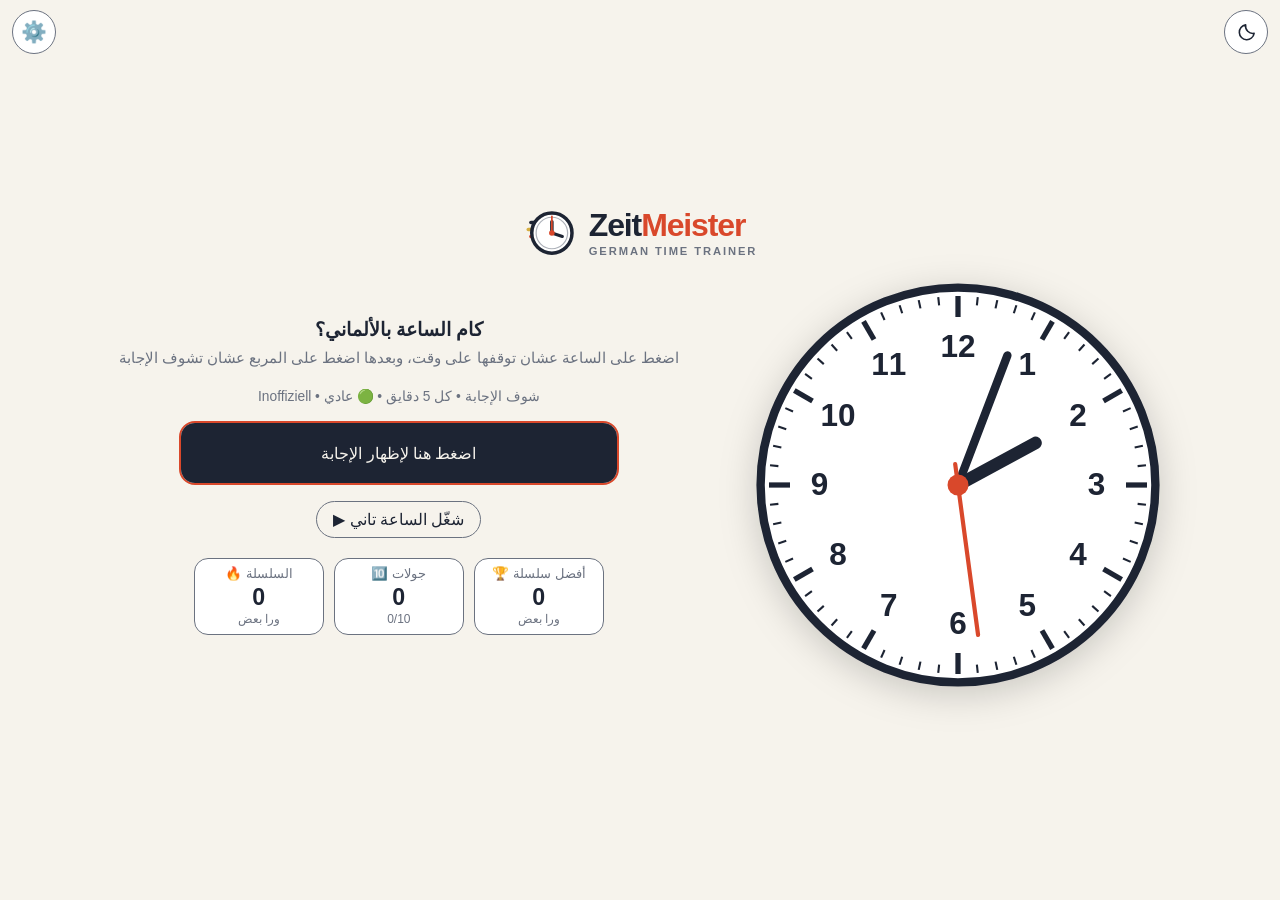
<file: index.html>
<!DOCTYPE html>
<html lang="ar" dir="rtl">
<head>
<meta charset="utf-8">
<meta name="viewport" content="width=device-width, initial-scale=1, viewport-fit=cover, interactive-widget=resizes-content">
<meta name="description" content="Practice reading analog clocks and telling the time in German, with informal and official forms.">
<meta name="theme-color" id="themeColor" content="#f6f3ec">
<script>
// Keep ZeitMeister theme independent from the browser/OS appearance setting.
try {
  const savedTheme = localStorage.getItem("gc_theme");
  document.documentElement.dataset.theme = savedTheme === "dark" ? "dark" : "light";
} catch (_) {
  document.documentElement.dataset.theme = "light";
}
</script>
<meta name="apple-mobile-web-app-capable" content="yes">
<meta name="apple-mobile-web-app-status-bar-style" content="default">
<meta name="mobile-web-app-capable" content="yes">
<link rel="icon" type="image/svg+xml" href="assets/favicon.svg">
<link rel="icon" type="image/png" sizes="192x192" href="assets/icon-192.png">
<link rel="apple-touch-icon" sizes="180x180" href="assets/icon-180.png">
<link rel="manifest" href="manifest.webmanifest">
<meta name="apple-mobile-web-app-title" content="ZeitMeister">
<title>ZeitMeister — German Time Trainer</title>
  <link rel="stylesheet" href="css/style.css">
</head>
<body>
<header class="brandbar" aria-label="ZeitMeister">
  <svg class="brandmark" viewBox="0 0 64 64" aria-hidden="true">
    <path d="M9 20h8" stroke="#1d2433" stroke-width="4" stroke-linecap="round"/>
    <path d="M6 28h11" stroke="#d5ad3f" stroke-width="4" stroke-linecap="round"/>
    <path d="M9 36h9" stroke="var(--accent)" stroke-width="4" stroke-linecap="round"/>
    <circle cx="33" cy="32" r="23" fill="var(--card)" stroke="var(--fg)" stroke-width="4"/>
    <circle cx="33" cy="32" r="18" fill="none" stroke="var(--muted)" stroke-width="1.4" opacity=".55"/>
    <line x1="33" y1="32" x2="33" y2="19" stroke="var(--fg)" stroke-width="4" stroke-linecap="round"/>
    <line x1="33" y1="32" x2="45" y2="36" stroke="var(--fg)" stroke-width="3.5" stroke-linecap="round"/>
    <line x1="33" y1="32" x2="33" y2="13" stroke="var(--accent)" stroke-width="2" stroke-linecap="round"/>
    <circle cx="33" cy="32" r="3.2" fill="var(--accent)"/>
  </svg>
  <div class="brandcopy">
    <div class="brandname"><span class="zeit">Zeit</span><span class="meister">Meister</span></div>
    <div class="brandtag">German Time Trainer</div>
  </div>
</header>
<div class="wrap">
  <div class="clock" id="clock" role="button" tabindex="0" data-i18n-aria="clockA11y">
    <svg viewBox="0 0 200 200" aria-hidden="true">
      <circle cx="100" cy="100" r="94" fill="var(--card)" stroke="var(--fg)" stroke-width="4"/>
      <g id="ticks"></g>
      <g id="nums" font-size="15" font-weight="700" text-anchor="middle" fill="var(--fg)" font-family="Arial,sans-serif"></g>
      <line id="h" x1="100" y1="100" x2="100" y2="58" stroke="var(--fg)" stroke-width="6" stroke-linecap="round"/>
      <line id="m" x1="100" y1="100" x2="100" y2="34" stroke="var(--fg)" stroke-width="4" stroke-linecap="round"/>
      <line id="s" x1="100" y1="110" x2="100" y2="28" stroke="var(--accent)" stroke-width="2" stroke-linecap="round"/>
      <circle cx="100" cy="100" r="5" fill="var(--accent)"/>
    </svg>
  </div>
  <div class="side">
    <h1 data-i18n="h1"></h1>
    <p class="hint tip" data-i18n="tip"></p>
    <p class="hint tip-mobile" data-i18n-aria="tipMobileA11y"><span data-i18n="tipMobileStart"></span><span class="tip-mobile-arrow" aria-hidden="true">↑</span><span data-i18n="tipMobileThen"></span><span class="tip-mobile-arrow" aria-hidden="true">↓</span></p>
    <div class="sum" id="sum"></div>
    <div class="answer" id="answer" role="button" tabindex="0" data-i18n-aria="revealA11y">
      <div class="de" id="de">–</div>
      <div class="cover" data-i18n="cover"></div>
    </div>
    <button class="btn" id="live" data-i18n="live"></button>
    <div class="chips" id="chips">
      <div class="chip" id="c-cur"><span data-i18n="chipStreak"></span><b>0</b><small></small></div>
      <div class="chip" id="c-ten"><span data-i18n="chipTen"></span><b>0</b><small>0/10</small></div>
      <div class="chip" id="c-best"><span data-i18n="chipBest"></span><b>0</b><small></small></div>
    </div>
    <div class="hint" id="score" aria-live="polite"></div>
    <div class="extras" id="extras" hidden><div id="ex"></div></div>
    <div id="rev" hidden><div class="opts" id="opts"></div><div id="revres" aria-live="polite"></div><button class="btn" id="nextq" data-i18n="newq"></button></div>
    <div class="typebox" id="typebox" hidden>
      <input id="inp" type="text" data-i18n-aria="inputA11y" aria-label="German time answer" placeholder="Es ist ..." maxlength="120" enterkeyhint="done" autocomplete="off" autocapitalize="off" autocorrect="off" spellcheck="false">
      <button class="btn" id="chk" data-i18n="chk"></button>
      <div id="res" aria-live="polite"></div>
    </div>
  </div>
</div>
<button class="theme-toggle" id="themeToggle" type="button" aria-label="Switch to dark theme" title="Switch to dark theme">
  <svg class="theme-icon" id="themeIconMoon" viewBox="0 0 24 24" aria-hidden="true">
    <path d="M20.7 13A8.5 8.5 0 0 1 11 3.3 8.5 8.5 0 1 0 20.7 13Z"/>
  </svg>
  <svg class="theme-icon" id="themeIconSun" viewBox="0 0 24 24" aria-hidden="true" hidden>
    <circle cx="12" cy="12" r="4"/>
    <path d="M12 2v2M12 20v2M4.93 4.93l1.42 1.42M17.65 17.65l1.42 1.42M2 12h2M20 12h2M4.93 19.07l1.42-1.42M17.65 6.35l1.42-1.42"/>
  </svg>
</button>
<button class="gear" id="gear" data-i18n-aria="settings" data-i18n-title="settings">⚙️</button>
<div class="sheet" id="sheet" hidden role="dialog" aria-modal="true" aria-labelledby="settingsTitle">
  <div class="panel">
    <div class="ph"><b id="settingsTitle" data-i18n="settings"></b><button class="x" id="close" data-i18n-aria="close">✕</button></div>
    <div class="lbl" data-i18n="lblLang"></div>
    <div class="seg" id="segL">
      <button data-lang="ar">العربية</button>
      <button data-lang="en">English</button>
      <button data-lang="de">Deutsch</button>
    </div>
    <div class="lbl" data-i18n="lblStyle"></div>
    <div class="seg" id="seg2">
      <button data-style="inf" class="on" data-i18n="infLabel"></button>
      <button data-style="off" data-i18n="offLabel"></button>
    </div>
    <div class="lbl" data-i18n="lblMode"></div>
    <div class="seg" id="seg3">
      <button data-mode="read" class="on" data-i18n="modeRead"></button>
      <button data-mode="type" data-i18n="modeType"></button>
      <button data-mode="rev" data-i18n="modeRev"></button>
    </div>
    <div class="rev-prefs" id="revPrefs" hidden>
      <div class="lbl" data-i18n="lblClockLevel"></div>
      <div class="rev-grid" id="revSeg">
        <button data-revstyle="numbered-step" class="on" data-i18n="revNormal"></button>
        <button data-revstyle="blank-step" data-i18n="revMedium"></button>
        <button data-revstyle="blank-free" data-i18n="revHard"></button>
        <button data-revstyle="blank-impossible" data-i18n="revImpossible"></button>
      </div>
    </div>
    <div class="lbl" data-i18n="lblTimes"></div>
    <div class="seg" id="seg">
      <button data-step="60" data-i18n="stepHour"></button>
      <button data-step="15" data-i18n="step15"></button>
      <button data-step="5" class="on" data-i18n="step5"></button>
      <button data-step="1" data-i18n="step1"></button>
    </div>
    <div class="toggles">
      <label class="hint rl"><span data-i18n="round"></span><input type="checkbox" id="round"></label>
    </div>
    <div class="settings-actions">
      <button type="button" class="btn mini" id="rst" data-i18n="rst"></button>
      <button type="button" class="btn mini" id="progressBtn" data-i18n="progress" aria-controls="progressPopup" aria-expanded="false"></button>
    </div>
    <div class="progress-popup" id="progressPopup" hidden role="region" aria-labelledby="progressTitle">
      <div class="progress-popup-head">
        <b id="progressTitle" data-i18n="progressTitle"></b>
        <button type="button" class="x" id="progressClose" data-i18n-aria="close" data-i18n-title="close">✕</button>
      </div>
      <section class="progress-mode" aria-labelledby="progressTypeTitle">
        <h3 id="progressTypeTitle" data-i18n="progressType"></h3>
        <div class="progress-stat"><span data-i18n="progressAttempted"></span><b id="progressTypeAttempted">0</b></div>
        <div class="progress-stat"><span data-i18n="progressCorrect"></span><b id="progressTypeCorrect">0</b></div>
        <div class="progress-stat"><span data-i18n="progressAccuracy"></span><b id="progressTypeAccuracy">0%</b></div>
      </section>
      <section class="progress-mode" aria-labelledby="progressReverseTitle">
        <h3 id="progressReverseTitle" data-i18n="progressReverse"></h3>
        <div class="progress-stat"><span data-i18n="progressAttempted"></span><b id="progressReverseAttempted">0</b></div>
        <div class="progress-stat"><span data-i18n="progressCorrect"></span><b id="progressReverseCorrect">0</b></div>
        <div class="progress-stat"><span data-i18n="progressAccuracy"></span><b id="progressReverseAccuracy">0%</b></div>
      </section>
    </div>
  </div>
</div>
<script src="js/app.js" defer></script>
<script>
// Service workers require HTTPS or localhost. The downloaded static files still
// work locally without a service worker; this enables offline caching when hosted.
if ("serviceWorker" in navigator && (location.protocol === "https:" || location.hostname === "localhost" || location.hostname === "127.0.0.1")) {
  window.addEventListener("load", () => {
    navigator.serviceWorker.register("./sw.js", { scope: "./" })
      .catch((error) => console.warn("ZeitMeister offline cache could not be enabled:", error));
  });
}
</script>
</body>
</html>
</file>
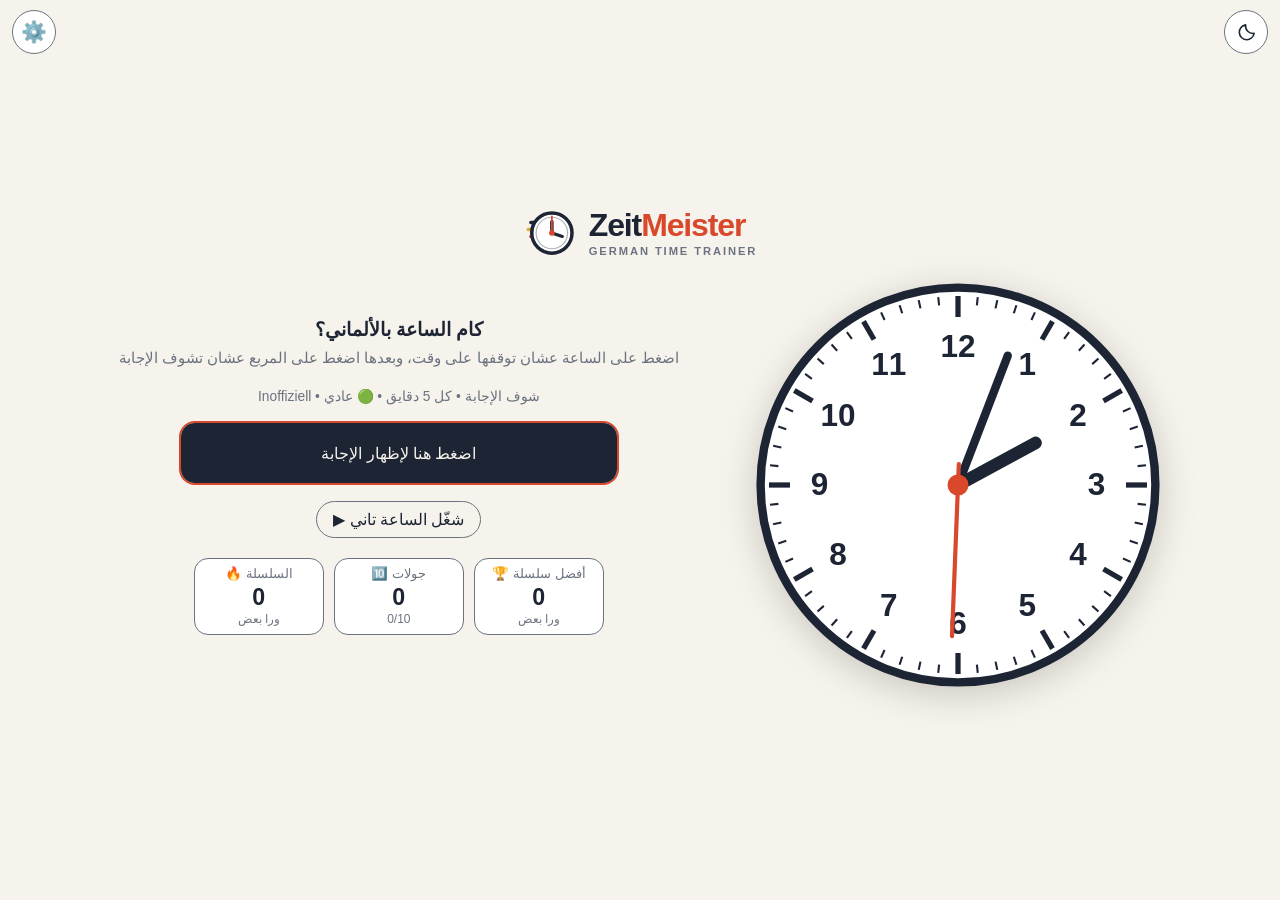
<file: ZeitMeister Offline.html>
<!DOCTYPE html>
<html lang="ar" dir="rtl">
<head>
<meta charset="utf-8">
<meta name="viewport" content="width=device-width, initial-scale=1, viewport-fit=cover, interactive-widget=resizes-content">
<meta name="description" content="Practice reading analog clocks and telling the time in German, with informal and official forms.">
<meta name="theme-color" id="themeColor" content="#f6f3ec">
<script>
// Keep ZeitMeister theme independent from the browser/OS appearance setting.
try {
  const savedTheme = localStorage.getItem("gc_theme");
  document.documentElement.dataset.theme = savedTheme === "dark" ? "dark" : "light";
} catch (_) {
  document.documentElement.dataset.theme = "light";
}
</script>
<meta name="apple-mobile-web-app-capable" content="yes">
<meta name="apple-mobile-web-app-status-bar-style" content="default">
<meta name="mobile-web-app-capable" content="yes">
<link rel="icon" type="image/svg+xml" href="assets/favicon.svg">
<link rel="icon" type="image/png" sizes="192x192" href="assets/icon-192.png">
<link rel="apple-touch-icon" sizes="180x180" href="assets/icon-180.png">
<link rel="manifest" href="manifest.webmanifest">
<meta name="apple-mobile-web-app-title" content="ZeitMeister">
<title>ZeitMeister — German Time Trainer</title>
  <style>
/*
 * ZeitMeister — German Time Trainer
 * Main stylesheet
 *
 * Sections below are kept in one file so the project stays simple to edit.
 */

/* ============================================================
   1. THEME & GLOBAL RESET
   ============================================================ */
:root{color-scheme:light;box-sizing:border-box;padding-top:env(safe-area-inset-top,0px);padding-bottom:env(safe-area-inset-bottom,0px);
--bg:#f6f3ec;--fg:#1d2433;--card:#fff;--accent:#d9482b;--muted:#6b7280;--cover:#1d2433;--coverfg:#f6f3ec}
:root[data-theme="light"]{color-scheme:light}
:root[data-theme="dark"]{color-scheme:dark;--bg:#14171f;--fg:#eceae4;--card:#1d222d;--accent:#ff7a5c;--muted:#9aa3b2;--cover:#e8e5df;--coverfg:#14171f}
html{scroll-padding-top:env(safe-area-inset-top,0px);-webkit-text-size-adjust:100%;text-size-adjust:100%}
html,body{overflow-x:hidden}
button,input{-webkit-appearance:none;appearance:none}
body.modal-open{overflow:hidden}
*{box-sizing:border-box}
body{margin:0;background:var(--bg);color:var(--fg);font-family:"Segoe UI",Tahoma,"Noto Sans Arabic",Arial,sans-serif;min-height:100vh;min-height:100dvh;display:flex;flex-direction:column;align-items:center;justify-content:center;padding:20px max(20px,env(safe-area-inset-right,0px)) 20px max(20px,env(safe-area-inset-left,0px))}
.wrap{display:flex;flex-wrap:wrap;flex-direction:row-reverse;direction:ltr;gap:30px;align-items:center;justify-content:center;max-width:940px;width:100%}
.brandbar{
  width:min(980px,100%);
  display:flex;
  align-items:center;
  justify-content:center;
  gap:10px;
  margin:0 0 14px;
  padding:0 52px;
  direction:ltr;
  text-align:left;
}
.brandmark{width:56px;height:56px;flex:0 0 auto;display:block}
.brandcopy{display:flex;flex-direction:column;align-items:flex-start;min-width:0}
.brandname{font-size:clamp(1.35rem,3.1vw,2rem);font-weight:800;letter-spacing:-.035em;line-height:1}
.brandname .zeit{color:var(--fg)}
.brandname .meister{color:var(--accent)}
.brandtag{margin-top:5px;color:var(--muted);font-size:.7rem;font-weight:700;letter-spacing:.17em;text-transform:uppercase;line-height:1}
/* ============================================================
   5. MOBILE / TABLET RESPONSIVE LAYOUT
   ============================================================ */
@media (max-width:640px){
.tip{display:none}
.sum{margin:0}
:root{--cw:min(44vw,172px)}
body{align-items:flex-start;justify-content:flex-start;padding:0 max(12px,env(safe-area-inset-right,0px)) calc(24px + env(safe-area-inset-bottom,0px)) max(12px,env(safe-area-inset-left,0px));min-height:100vh;min-height:100svh;min-height:100dvh}
.wrap{flex-direction:column;flex-wrap:nowrap;align-items:stretch;justify-content:flex-start;gap:10px}
.side{display:flex;flex-direction:column;align-items:stretch;min-width:0;flex:0 1 auto}
.clock{width:var(--cw);margin:0 auto;padding:8px 0 4px;order:-2}
.clock svg{filter:none}
.answer{order:-2;min-height:64px;padding:12px 14px;box-shadow:none;margin-bottom:2px}
.side h1{order:-1;font-size:1.05rem;margin:4px 0 0}
.side .hint{margin:0}
.answer .de{font-size:1.25rem}
.cover{font-size:.95rem}
.hint{font-size:.82rem}
.seg{align-self:center;margin:0}
.seg button{padding:7px 12px;font-size:.92rem}
.rl{margin:0;align-self:center}
.btn{margin-top:0;align-self:center;min-height:44px}
.typebox,.extras,#rev{margin-top:0}
.toggles{margin:0}
.chips{margin:14px 0 0}
.mini{align-self:center;margin:0}
.typebox .btn{margin-top:8px}
}

/* ============================================================
   2. MAIN LAYOUT & CLOCK
   ============================================================ */
.clock{width:min(360px,80vw);cursor:pointer;-webkit-tap-highlight-color:transparent;-webkit-user-select:none;user-select:none;touch-action:manipulation}
.clock[tabindex],.answer[tabindex],.opt[tabindex]{outline:none}
.clock[tabindex]:focus-visible,.answer[tabindex]:focus-visible,.opt[tabindex]:focus-visible{box-shadow:0 0 0 3px var(--accent),0 0 0 6px var(--bg)}
.clock svg{width:100%;height:auto;display:block;filter:drop-shadow(0 8px 18px rgba(0,0,0,.18))}
.side{flex:1 1 560px;min-width:240px;text-align:center}
h1{font-size:1.15rem;margin:0 0 6px}
.hint{color:var(--muted);font-size:.9rem;margin:0 0 16px}
.tip-mobile{display:none}
/* ============================================================
   3. PRACTICE UI & CONTROLS
   ============================================================ */
.answer{position:relative;touch-action:manipulation;background:var(--card);border-radius:16px;padding:26px 18px;min-height:96px;display:flex;align-items:center;justify-content:center;cursor:pointer;overflow:hidden;border:2px solid var(--accent)}
.answer .de{font-size:1.55rem;font-weight:700;direction:ltr;line-height:1.3}
.cover{position:absolute;inset:0;background:var(--cover);color:var(--coverfg);display:flex;align-items:center;justify-content:center;font-size:1rem;transition:opacity .3s}
.answer.open .cover{opacity:0;pointer-events:none}
.seg{display:inline-flex;border:1px solid var(--muted);border-radius:999px;overflow:hidden;margin:0 4px 12px}
.seg button{background:none;border:0;touch-action:manipulation;color:var(--fg);padding:8px 16px;font:inherit;cursor:pointer}
.seg button.on{background:var(--accent);color:#fff}
.typebox{margin-top:14px}
.typebox input{width:100%;padding:12px 14px;border-radius:12px;border:2px solid var(--muted);background:var(--card);color:var(--fg);font:inherit;font-size:1.1rem;direction:ltr;text-align:left}
.typebox input:focus{outline:none;border-color:var(--accent)}
.typebox .extras{margin-top:12px;text-align:center;font-size:.92rem;line-height:1.9;color:var(--muted)}
.extras b{color:var(--fg)}
/* Reverse answer choices */
.opts{display:flex;gap:10px;justify-content:center;margin-top:14px}
.opt{background:var(--card);border:3px solid var(--muted);border-radius:16px;padding:6px;cursor:pointer;width:31%;max-width:112px;touch-action:manipulation}
.opt svg{width:100%;display:block}
.rev-prefs{display:flex;flex-direction:column;align-items:center;gap:8px;margin-top:12px;width:min(100%,390px)}
.rev-prefs .lbl{margin:0}
.rev-grid{display:grid;grid-template-columns:repeat(4,minmax(0,1fr));gap:7px;width:100%;margin:0;direction:rtl !important}
.rev-grid button{background:var(--card);color:var(--fg);border:1px solid var(--muted);border-radius:12px;padding:8px 6px;font:inherit;font-size:.82rem;font-weight:700;cursor:pointer;touch-action:manipulation;transition:border-color .15s,background .15s,transform .15s}
.rev-grid button.on{background:color-mix(in srgb,var(--accent) 18%,var(--card));border-color:var(--accent);box-shadow:0 0 0 1px var(--accent) inset}
.rev-grid button:active{transform:scale(.98)}
.rev-grid button:focus-visible{outline:3px solid var(--accent);outline-offset:2px}
@media (max-width:430px){
  .rev-grid{grid-template-columns:repeat(4,minmax(0,1fr));max-width:100%;gap:4px;width:100%}
  .rev-grid button{padding:8px 2px;font-size:.7rem;line-height:1.15;white-space:normal}
}
@media (max-width:300px){
  .rev-grid{grid-template-columns:repeat(4,minmax(0,1fr));gap:2px}
  .rev-grid button{padding:7px 1px;font-size:.62rem}
}

.opt-label{padding:4px 2px 2px;color:var(--fg);font-size:.78rem;font-weight:700;line-height:1.2}
.opt.good{border-color:#2e9e5b}.opt.bad{border-color:#e5484d}
#revres{margin-top:10px;font-weight:700;min-height:1.4em}
 .rl{display:inline-flex;align-items:center;justify-content:center;gap:7px;cursor:pointer;margin:0;line-height:1.35;user-select:none;-webkit-user-select:none;direction:ltr}
html[dir="rtl"] .rl{direction:rtl}
html[lang="en"] .rl,html[lang="de"] .rl{flex-direction:row-reverse}
.rl input[type="checkbox"]{-webkit-appearance:none;appearance:none;width:18px;height:18px;flex:0 0 18px;margin:0;border:2px solid var(--muted);border-radius:5px;background:transparent;cursor:pointer;position:relative;display:inline-grid;place-items:center;padding:0;transition:background .15s,border-color .15s,box-shadow .15s;touch-action:manipulation}
.rl input[type="checkbox"]::after{content:"";position:absolute;left:4px;top:1px;width:5px;height:10px;border:solid #fff;border-width:0 2px 2px 0;transform:rotate(45deg) scale(0);opacity:0;transition:transform .12s,opacity .12s}
.rl input[type="checkbox"]:checked{background:var(--accent);border-color:var(--accent);box-shadow:0 0 0 3px rgba(217,72,43,.18)}
.rl input[type="checkbox"]:checked::after{transform:rotate(45deg) scale(1);opacity:1}
.rl input[type="checkbox"]:focus-visible{outline:3px solid var(--accent);outline-offset:2px}
.rl span{display:inline-block}
.toggles{display:flex;gap:6px 18px;justify-content:center;flex-wrap:wrap;margin-bottom:10px}
.toggles .rl{margin:0}
.chips{display:flex;gap:10px;justify-content:center;margin:20px 0 6px}
.chip{flex:1 1 0;max-width:130px;background:var(--card);border:1px solid var(--muted);border-radius:14px;padding:7px 6px;font-size:.8rem;color:var(--muted);line-height:1.25}
.chip b{display:block;font-size:1.45rem;color:var(--fg)}
.chip small{display:block;font-size:.72rem}
.chip.pop{animation:pop .6s}
@keyframes pop{40%{transform:scale(1.14);border-color:var(--accent)}}
.mini{font-size:.78rem;padding:5px 14px;margin:8px 0 20px}
.btn{margin-top:10px}
#res{margin-top:10px;font-weight:700;min-height:1.4em}
.btn{margin-top:16px;touch-action:manipulation;background:none;border:1px solid var(--muted);color:var(--fg);padding:8px 16px;border-radius:999px;font:inherit;cursor:pointer}
.btn:hover{border-color:var(--accent);color:var(--accent)}
.btn:focus-visible,.seg button:focus-visible,.gear:focus-visible,.theme-toggle:focus-visible,.x:focus-visible,.typebox input:focus-visible,.toggles input:focus-visible{outline:3px solid var(--accent);outline-offset:2px}
.sum{font-size:.82rem;color:var(--muted);margin:0 0 14px;direction:ltr;unicode-bidi:plaintext}
/* ============================================================
   4. SETTINGS PANEL
   ============================================================ */
.gear{position:fixed;touch-action:manipulation;top:calc(env(safe-area-inset-top,0px) + 10px);left:calc(12px + env(safe-area-inset-left,0px));z-index:40;width:44px;height:44px;border-radius:50%;border:1px solid var(--muted);background:var(--card);font-size:1.3rem;cursor:pointer;line-height:1}
.gear:hover{border-color:var(--accent)}
.theme-toggle{position:fixed;touch-action:manipulation;top:calc(env(safe-area-inset-top,0px) + 10px);right:calc(12px + env(safe-area-inset-right,0px));z-index:40;width:44px;height:44px;display:grid;place-items:center;padding:0;border-radius:50%;border:1px solid var(--muted);background:var(--card);color:var(--fg);cursor:pointer;line-height:1}
.theme-toggle:hover{border-color:var(--accent);color:var(--accent)}
.theme-icon{display:block;width:21px;height:21px;fill:none;stroke:currentColor;stroke-width:1.8;stroke-linecap:round;stroke-linejoin:round}
.theme-icon[hidden]{display:none}
.sheet{position:fixed;inset:0;background:rgba(0,0,0,.55);display:flex;align-items:center;justify-content:center;z-index:50;padding:16px}
.sheet[hidden]{display:none}
.sheet{overscroll-behavior:contain}
.panel{background:var(--bg);border:1px solid var(--muted);border-radius:20px;padding:18px;width:min(440px,100%);max-height:90vh;max-height:90dvh;overflow:auto;display:flex;flex-direction:column;gap:12px;align-items:center}
.ph{display:flex;justify-content:space-between;align-items:center;width:100%;font-size:1.05rem}
.x{background:none;border:0;touch-action:manipulation;color:var(--fg);font-size:1.2rem;cursor:pointer;padding:4px 8px}
.lbl{font-size:.8rem;color:var(--muted);margin-bottom:-6px}
/* Keep settings physically stable when the interface language changes. */
.ph{direction:ltr}
.panel .seg{display:flex;width:min(100%,390px);margin:0;direction:ltr !important;flex-direction:row-reverse !important;unicode-bidi:isolate}
.panel .seg button{flex:1 1 0;min-width:0;white-space:normal;text-align:center;padding:8px 8px}
#segL{direction:ltr !important;flex-direction:row-reverse !important}
.btn.on{border-color:var(--accent);color:var(--accent)}
@media (max-width:640px){
.tip{display:none}
.sum{margin:0}
:root{--cw:min(44vw,172px);--top:calc(var(--cw) + 12px)}
body{align-items:flex-start;justify-content:flex-start;padding:0 max(12px,env(safe-area-inset-right,0px)) calc(24px + env(safe-area-inset-bottom,0px)) max(12px,env(safe-area-inset-left,0px));min-height:100vh;min-height:100dvh}
.wrap{flex-direction:column;flex-wrap:nowrap;align-items:stretch;justify-content:flex-start;gap:10px}
.side{display:flex;flex-direction:column;align-items:stretch}
.clock{width:var(--cw);margin:0 auto;position:relative;top:auto;z-index:3;background:var(--bg);padding:8px 0 4px;order:-2}
.clock svg{filter:none}
.answer{order:-1;position:relative;top:auto;z-index:2;min-height:64px;padding:12px 14px;box-shadow:0 0 0 6px var(--bg),0 8px 0 6px var(--bg)}
.answer .de{font-size:1.25rem}
.cover{font-size:.95rem}
.side h1,.side .hint{margin:0}
.side h1{font-size:1.05rem;margin-top:4px}
.hint{font-size:.82rem}
.seg{align-self:center;margin:0}
.seg button{padding:7px 12px;font-size:.92rem}
.rl{margin:0;align-self:center}
.btn{margin-top:0;align-self:center}
.typebox,.extras,#rev{margin-top:0}
.toggles{margin:0}
.chips{margin:14px 0 0}
.mini{align-self:center;margin:0}
.typebox .btn{margin-top:8px}
}
@media (max-width:900px) and (max-height:500px){body{align-items:flex-start;justify-content:flex-start;padding:8px 12px 16px}.brandbar{margin-bottom:4px}.brandmark{width:36px;height:36px}.brandname{font-size:1.2rem}.brandtag{font-size:.52rem}.wrap{gap:14px;align-items:center}.clock{width:min(240px,48vh)}.answer{min-height:72px}.panel{max-height:94dvh}}
@media (max-width:900px) and (max-height:500px){.side{width:min(100%,560px)}.brandbar{padding-left:48px;padding-right:48px}}
html.ios body{overscroll-behavior-y:auto}
html.ios .clock,html.ios .answer{position:relative;top:auto}
html.ios input,html.ios button{font-size:16px}
html.ios .panel{max-height:calc(100vh - 32px);max-height:calc(100svh - 32px);max-height:calc(100dvh - 32px)}
html.ios-standalone .brandbar{padding-top:calc(7px + env(safe-area-inset-top,0px))}
@media (prefers-reduced-motion:reduce){*,*::before,*::after{scroll-behavior:auto!important;transition:none!important;animation:none!important}}

/* Final mobile layout hardening: keep a deterministic normal document flow across Chromium/WebKit/Safari. */
@media (max-width:640px){
  html,body{overflow-x:hidden}
  body{align-items:flex-start;justify-content:flex-start}
  .wrap{display:flex;flex-direction:column;direction:initial;align-items:stretch;justify-content:flex-start;gap:10px}
  .side{display:flex !important;flex-direction:column !important;align-items:stretch !important;min-width:0 !important;flex:0 1 auto !important}
  .clock{position:relative !important;top:auto !important;order:0 !important;width:var(--cw) !important;margin:0 auto !important;background:transparent !important}
  .answer{position:relative !important;top:auto !important;order:0 !important;margin:0 !important;box-shadow:none !important;min-height:64px}
  .side h1{order:1 !important;font-size:1.05rem !important;margin:4px 0 0 !important}
  .side .hint.tip{display:none !important}
  .sum{order:2 !important;margin:0 !important;white-space:normal !important;overflow:visible !important;line-height:1.5 !important;text-align:center !important;min-height:1.4em}
  #live{order:1 !important}
  #chips{order:2 !important;margin:14px 0 0 !important}
  #score{order:3 !important;margin:0 !important}
  #extras,#rev{order:4 !important;margin-top:0 !important}
  #typebox{order:5 !important;margin-top:0 !important}
  .typebox input{min-height:48px}
  .btn{min-height:44px}
}

/* Final spacing pass: one consistent vertical rhythm for every practice mode. */
@media (max-width:640px){
  .side h1{margin:4px 0 4px !important}
  #score{min-height:0 !important;line-height:1.4 !important}
  #live{margin-top:4px !important}
  #extras,#rev,#typebox{margin-top:12px !important}
  #rev .opts{margin-top:0 !important}
  #typebox{display:block}
  #typebox[hidden],#extras[hidden],#rev[hidden]{display:none !important}
  .typebox input{display:block;width:100%;min-height:48px}
  .typebox .btn{margin-top:8px !important}
}

/* Arabic settings: checkbox visually sits on the left of the sentence. */
html[dir="rtl"] .rl{direction:ltr !important;flex-direction:row-reverse !important}
html[dir="rtl"] .rl span{direction:rtl;unicode-bidi:plaintext}
html[dir="ltr"] .rl{direction:ltr !important;flex-direction:row-reverse !important}
html[dir="ltr"] .rl span{direction:ltr;unicode-bidi:isolate}
html[lang="en"] .rev-grid button,html[lang="de"] .rev-grid button{direction:ltr;unicode-bidi:isolate}
@media (max-width:360px){
  .brandbar{padding-left:48px;padding-right:48px}
  .brandname{font-size:1.2rem}
  .brandtag{font-size:.54rem;letter-spacing:.11em}
  .toggles{gap:8px 12px}
  .rl{font-size:.78rem}
  .rl input[type="checkbox"]{width:17px;height:17px;flex-basis:17px}
}
@media (min-width:641px){
  .side{min-width:0}
}

/* ============================================================
   6. SHORT-VIEWPORT LAPTOP / DESKTOP
   ============================================================ */
/* Short-viewport desktop/laptop mode: keep the resume control in the visible workspace without forcing page scroll. */
@media (min-width:641px) and (max-height:850px){
  body{justify-content:flex-start;padding-top:clamp(12px,2.5vh,24px);padding-bottom:20px}
  .brandbar{margin-bottom:clamp(7px,1.5vh,14px)}
  .brandmark{width:56px;height:56px}
  .brandname{font-size:clamp(1.35rem,3vw,1.9rem)}
  .brandtag{margin-top:4px;font-size:.61rem}
  .wrap{gap:clamp(26px,3vw,34px);max-width:940px;flex-direction:row-reverse;direction:ltr}
  .clock{width:min(360px,46vh)}
  .side{flex-basis:500px}
  .answer{max-width:480px;align-self:center;width:100%;min-height:64px;padding:14px 12px}
  h1{font-size:1.08rem;margin-bottom:6px}
  .hint{font-size:.82rem;margin-bottom:10px}
  .answer{padding:14px 12px;min-height:64px}
  .answer .de{font-size:1.34rem}
  .chips{margin:12px 0 5px;gap:9px}
  .chip{padding:6px 6px;font-size:.74rem}
  .chip b{font-size:1.3rem}
  .chip small{font-size:.68rem}
  .typebox{margin-top:10px}
  .typebox .extras{margin-top:7px}
  .extras{font-size:.86rem;line-height:1.6}
  .btn{margin-top:9px;padding:7px 15px}
  #live{margin-top:10px}
}

@media (min-width:641px) and (max-height:700px){
  body{padding-top:8px}
  .brandbar{margin-bottom:4px}
  .brandmark{width:46px;height:46px}
  .brandname{font-size:1.35rem}
  .brandtag{font-size:.54rem}
  .wrap{gap:22px;flex-direction:row-reverse;direction:ltr}
  .clock{width:min(350px,45vh)}
  .answer{min-height:70px;padding:14px 14px}
  .answer .de{font-size:1.2rem}
  .chips{margin:8px 0 3px}
  .chip{padding:5px}
  .hint{margin-bottom:5px}
  #live{margin-top:7px}
}



@media (min-width:641px) and (max-height:850px){
  .rev-prefs{margin-top:10px;gap:6px}
  .rev-grid{gap:6px}
  .rev-grid button{padding:7px 5px;font-size:.78rem}
}
html{-webkit-text-size-adjust:100%;text-size-adjust:100%;-webkit-tap-highlight-color:transparent}
button,input{font:inherit}
img,svg{max-width:100%}
@supports (height: 100svh){ body{min-height:100svh} }
@supports not (height: 100dvh){ body{min-height:100vh} }

/* Laptop visual balance: keep the answer block and clock closer as one composition. */
@media (min-width:641px) and (min-height:701px) and (max-height:900px){
  body{
    justify-content:center;
    padding-top:clamp(16px,3vh,28px);
    padding-bottom:clamp(16px,3vh,28px);
  }
  .brandbar{margin-bottom:clamp(8px,1.8vh,16px)}
  .wrap{
    display:grid;
    grid-template-columns:500px 360px;
    gap:24px;
    align-items:center;
    justify-content:center;
    max-width:884px;
    flex-wrap:nowrap;
  }
  .side{grid-column:1;grid-row:1;width:500px;flex:none}
  .clock{grid-column:2;grid-row:1;width:360px;margin:0}
  .answer{min-height:72px;padding:14px 14px}
}


/* Final responsive balance: keep the main composition side-by-side on desktop displays,
   while allowing tablets/phones to use the compact vertical flow. */
@media (min-width:960px){
  .wrap{
    display:grid;
    grid-template-columns:520px clamp(340px,23vw,390px);
    gap:30px;
    align-items:center;
    justify-content:center;
    max-width:940px;
    flex-wrap:nowrap;
    direction:ltr;
  }
  .side{
    grid-column:1;
    grid-row:1;
    width:520px;
    max-width:520px;
    min-width:0;
    flex:none;
  }
  .answer{
    max-width:440px;
    width:100%;
    margin-left:auto;
    margin-right:auto;
  }
  .clock{
    grid-column:2;
    grid-row:1;
    width:100%;
    max-width:none;
    margin:0;
  }
}

@media (min-width:641px) and (max-width:959px){
  .wrap{
    flex-direction:column;
    flex-wrap:nowrap;
    align-items:center;
    gap:14px;
    max-width:620px;
  }
  .side{width:min(100%,560px);min-width:0;flex:none}
  .clock{width:min(360px,72vw);margin:0 auto}
}

/* Responsive reading size: the instructional text and revealed explanation stay readable
   from normal laptops through large desktop monitors. */
@media (min-width:641px){
  .hint.tip{font-size:clamp(.92rem,.85vw,1.06rem);line-height:1.55}
  .sum{font-size:clamp(.86rem,.8vw,1rem);line-height:1.55}
  .extras{font-size:clamp(.94rem,.85vw,1.06rem);line-height:1.8}
}

@media (max-width:640px){
  .sum{font-size:.86rem;line-height:1.5}
  .extras{font-size:.92rem;line-height:1.65}
}

/* Final desktop answer-panel height adjustment only. */
@media (min-width:960px) and (min-height:701px) and (max-height:900px){
  .answer{height:54px;min-height:0;padding:0 12px}
}

/* V7: explicit 24-inch/desktop answer-box sizing.
   Keep the desktop answer box compact without changing its width or any other layout element. */
@media (min-width:960px) and (min-height:701px){
  .answer{
    width:440px !important;
    max-width:440px !important;
    height:64px !important;
    min-height:64px !important;
    max-height:64px !important;
    padding:0 !important;
    margin-left:auto !important;
    margin-right:auto !important;
    flex:none !important;
  }
}

/* Keep each reverse-difficulty emoji beside its label in every language. */
.rev-grid button{display:flex;flex-direction:row;flex-wrap:nowrap;align-items:center;justify-content:center;gap:.3em;white-space:nowrap;unicode-bidi:isolate}
.rev-grid button .rev-emoji{display:inline-block;flex:0 0 auto;line-height:1}
.rev-grid button .rev-label{display:inline-block;flex:0 1 auto;min-width:0;white-space:nowrap}
@media (max-width:430px){
  .rev-grid button{gap:2px;font-size:.66rem;padding:8px 2px;white-space:nowrap}
}


/* v102.6: prevent long localized difficulty labels from overflowing adjacent buttons.
   Two columns give every level enough width while preserving RTL difficulty order. */
#revSeg{
  grid-template-columns:repeat(2,minmax(0,1fr)) !important;
  gap:8px !important;
  width:100%;
}
#revSeg > button{
  min-width:0;
  width:100%;
  min-height:42px;
  padding:9px 12px;
  font-size:.84rem;
  line-height:1.2;
  white-space:nowrap;
}
#revSeg > button .rev-emoji{
  flex:0 0 auto;
}
#revSeg > button .rev-label{
  flex:0 1 auto;
  min-width:0;
  white-space:nowrap;
}
@media (max-width:430px){
  #revSeg{gap:7px !important;}
  #revSeg > button{padding:8px 10px;font-size:.8rem;}
}

/* ============================================================
   v102.7 RESPONSIVE LAYOUT GUARDRAILS
   Final override layer: preserves the existing UI and behavior,
   while making sizing predictable from 320px phones to desktop.
   ============================================================ */
html,
body {
  width: 100%;
  min-width: 0;
}

body {
  padding-left: max(12px, env(safe-area-inset-left, 0px));
  padding-right: max(12px, env(safe-area-inset-right, 0px));
}

.brandbar,
.brandcopy,
.wrap,
.side,
.answer,
.typebox,
.extras,
#rev,
#revres,
.chips,
.chip {
  min-width: 0;
}

.brandbar {
  flex: 0 1 auto;
  max-width: 100%;
}

.brandcopy,
.brandname,
.brandtag {
  max-width: 100%;
}

.wrap {
  width: min(100%, 940px);
  flex: 0 1 auto;
}

.side {
  overflow-wrap: break-word;
}

.answer {
  max-width: 100%;
}

.answer .de {
  max-width: 100%;
  white-space: normal;
  overflow-wrap: anywhere;
  word-break: normal;
}

.sum,
.hint,
.extras,
#score,
#res,
#revres {
  max-width: 100%;
  overflow-wrap: anywhere;
}

.typebox input {
  min-width: 0;
  max-width: 100%;
}

/* Phone layout: natural vertical flow and no fixed-height assumptions. */
@media (max-width: 640px) {
  body {
    align-items: stretch;
    justify-content: flex-start;
    padding-top: max(8px, env(safe-area-inset-top, 0px));
    padding-bottom: calc(18px + env(safe-area-inset-bottom, 0px));
  }

  .brandbar {
    width: 100%;
    justify-content: center;
    gap: 8px;
    padding: 0 12px 0 52px;
    margin-bottom: 10px;
  }

  .brandmark {
    width: clamp(40px, 12vw, 52px);
    height: auto;
  }

  .brandname {
    font-size: clamp(1.15rem, 5vw, 1.55rem);
    line-height: 1.05;
  }

  .brandtag {
    font-size: clamp(.48rem, 2vw, .64rem);
    letter-spacing: clamp(.06em, .3vw, .12em);
    line-height: 1.2;
    overflow-wrap: normal;
  }

  .wrap {
    display: flex !important;
    width: 100%;
    max-width: 100%;
    flex-direction: column;
    flex-wrap: nowrap;
    align-items: stretch;
    justify-content: flex-start;
    gap: 10px;
  }

  .clock {
    width: clamp(142px, 47vw, 190px) !important;
    max-width: 100%;
    margin: 0 auto;
    padding: 4px 0;
    flex: 0 1 auto;
  }

  .side {
    width: 100%;
    max-width: 100%;
    flex: 0 1 auto !important;
    align-items: stretch;
  }

  .side h1 {
    font-size: clamp(1rem, 4.2vw, 1.1rem) !important;
    line-height: 1.35;
  }

  .answer {
    width: 100% !important;
    height: auto !important;
    min-height: 60px !important;
    max-height: none !important;
    padding: 12px !important;
    margin-inline: 0 !important;
  }

  .answer .de {
    font-size: clamp(1rem, 4.5vw, 1.25rem);
    line-height: 1.35;
    text-align: center;
  }

  .seg {
    max-width: 100%;
  }

  .seg button {
    min-width: 0;
    max-width: 100%;
  }

  .chips {
    display: grid;
    grid-template-columns: repeat(3, minmax(0, 1fr));
    width: 100%;
    gap: 6px;
  }

  .chip {
    width: auto;
    min-width: 0;
    max-width: none;
    padding: 7px 3px;
    font-size: clamp(.66rem, 2.4vw, .8rem);
    overflow-wrap: anywhere;
  }

  .chip b {
    font-size: clamp(1.05rem, 4.5vw, 1.35rem);
    line-height: 1.25;
  }

  .chip small {
    font-size: clamp(.58rem, 2.1vw, .7rem);
    overflow-wrap: anywhere;
  }

  .toggles {
    max-width: 100%;
    gap: 8px 12px;
  }

  .rl {
    min-width: 0;
    max-width: 100%;
    font-size: clamp(.76rem, 2.7vw, .9rem);
  }

  .btn,
  .seg button,
  .rev-grid button,
  .opt,
  .gear,
  .x {
    touch-action: manipulation;
  }

  .typebox input {
    width: 100%;
    min-height: 46px;
    font-size: 16px;
  }

  .opts {
    width: 100%;
    gap: clamp(6px, 2vw, 10px);
  }

  .opt {
    width: calc((100% - 20px) / 3);
    min-width: 0;
    max-width: 112px;
  }

  /* Keep the settings panel inside the visible viewport while allowing scroll. */
  .sheet {
    padding: max(10px, env(safe-area-inset-top, 0px))
             max(10px, env(safe-area-inset-right, 0px))
             max(10px, env(safe-area-inset-bottom, 0px))
             max(10px, env(safe-area-inset-left, 0px));
    align-items: center;
    overflow-y: auto;
  }

  .panel {
    width: 100%;
    max-width: 440px;
    min-height: 0;
    max-height: calc(100dvh - 20px);
    padding: clamp(12px, 3.5vw, 18px);
    gap: clamp(8px, 2.5vw, 12px);
    overflow-x: hidden;
    overflow-y: auto;
    overscroll-behavior: contain;
  }

  .panel .seg {
    width: 100%;
  }

  .panel .seg button {
    padding: 8px 5px;
    line-height: 1.25;
    font-size: clamp(.72rem, 2.8vw, .9rem);
    overflow-wrap: anywhere;
  }

  #revSeg > button {
    min-height: 42px;
    padding: 8px 6px;
    font-size: clamp(.72rem, 2.7vw, .84rem);
  }
}

/* Very narrow phones, including the 320px-wide iPhone SE (2016) viewport. */
@media (max-width: 359px) {
  body {
    padding-left: max(8px, env(safe-area-inset-left, 0px));
    padding-right: max(8px, env(safe-area-inset-right, 0px));
  }

  .brandbar {
    gap: 7px;
    padding-left: 48px;
    padding-right: 6px;
  }

  .brandmark {
    width: 38px;
  }

  .brandname {
    font-size: 1.12rem;
  }

  .brandtag {
    font-size: .47rem;
    letter-spacing: .055em;
  }

  .gear {
    width: 40px;
    height: 40px;
    left: calc(8px + env(safe-area-inset-left, 0px));
  }

  .theme-toggle {
    width: 40px;
    height: 40px;
    right: calc(8px + env(safe-area-inset-right, 0px));
  }

  .clock {
    width: clamp(138px, 47vw, 160px) !important;
  }

  .answer {
    border-radius: 12px;
    padding: 10px !important;
  }

  .chips {
    gap: 4px;
  }

  .chip {
    padding: 6px 2px;
  }

  #revSeg {
    gap: 5px !important;
  }

  #revSeg > button {
    gap: 2px;
    padding: 7px 3px;
    font-size: .7rem;
  }
}

/* Tablet and compact laptop: stack the clock and practice area instead of squeezing. */
@media (min-width: 641px) and (max-width: 1023px) {
  body {
    align-items: center;
    justify-content: flex-start;
    padding-top: clamp(14px, 2.5vh, 24px);
    padding-bottom: max(20px, env(safe-area-inset-bottom, 0px));
  }

  .brandbar {
    width: min(100%, 680px);
    margin-bottom: clamp(8px, 1.8vh, 14px);
  }

  .wrap {
    display: flex !important;
    width: min(100%, 680px);
    max-width: 680px;
    flex-direction: column;
    flex-wrap: nowrap;
    align-items: center;
    gap: clamp(12px, 2.2vw, 22px);
  }

  .clock {
    width: min(360px, 52vw) !important;
    margin: 0 auto;
  }

  .side {
    width: min(100%, 620px);
    max-width: 620px;
    flex: 0 1 auto !important;
  }

  .answer {
    width: min(100%, 520px) !important;
    height: auto !important;
    min-height: 64px !important;
    max-height: none !important;
    padding: 12px 14px !important;
    margin-inline: auto !important;
  }

  .chips {
    width: 100%;
    gap: 8px;
  }

  .chip {
    min-width: 0;
  }

  .panel {
    max-height: calc(100dvh - 32px);
  }
}

/* Desktop: retain the existing side-by-side design without fixed overflow. */
@media (min-width: 1024px) {
  body {
    align-items: center;
    justify-content: center;
    padding-top: max(18px, env(safe-area-inset-top, 0px));
    padding-bottom: max(18px, env(safe-area-inset-bottom, 0px));
  }

  .brandbar {
    width: min(100%, 980px);
    margin-bottom: clamp(8px, 1.5vh, 14px);
  }

  .wrap {
    display: grid !important;
    width: min(100%, 940px);
    max-width: 940px;
    grid-template-columns: minmax(0, 520px) minmax(0, 390px);
    gap: clamp(20px, 2.2vw, 30px);
    align-items: center;
    justify-content: center;
    flex-wrap: nowrap;
  }

  .side {
    grid-column: 1;
    grid-row: 1;
    width: 100%;
    max-width: 520px;
    min-width: 0;
    flex: none;
  }

  .clock {
    grid-column: 2;
    grid-row: 1;
    width: 100% !important;
    max-width: 390px;
    min-width: 0;
    margin: 0;
  }

  .answer {
    width: min(100%, 440px) !important;
    max-width: 440px !important;
    height: 64px !important;
    min-height: 64px !important;
    max-height: 64px !important;
    padding: 0 12px !important;
    margin-inline: auto !important;
  }
}

/* On short landscape screens, prefer scrolling over clipping the practice controls. */
@media (max-height: 560px) and (min-width: 641px) {
  body {
    justify-content: flex-start;
    padding-top: 10px;
    padding-bottom: 16px;
  }

  .brandbar {
    margin-bottom: 6px;
  }

  .brandmark {
    width: 42px;
    height: 42px;
  }

  .wrap {
    gap: 14px;
  }

  .clock {
    width: min(300px, 42vh) !important;
  }

  .panel {
    max-height: calc(100dvh - 20px);
  }
}

@media (max-width: 640px) and (max-height: 440px) {
  body {
    padding-top: max(6px, env(safe-area-inset-top, 0px));
  }

  .brandbar {
    margin-bottom: 4px;
  }

  .brandmark {
    width: 34px;
  }

  .clock {
    width: clamp(116px, 34vw, 150px) !important;
    padding: 0;
  }

  .wrap {
    gap: 6px;
  }
}

/* v102.8 typography refinement: slightly larger type throughout, with extra
   attention to readability on phones. Keep layout and application behavior intact. */
.side h1 {
  font-size: clamp(1.18rem, 1.4vw, 1.25rem);
}
.hint {
  font-size: .94rem;
}
.sum {
  font-size: .86rem;
}
.chip {
  font-size: .84rem;
}
.chip small {
  font-size: .75rem;
}
.lbl {
  font-size: .86rem;
}

@media (max-width: 640px) {
  .brandtag {
    font-size: clamp(.58rem, 2.2vw, .68rem);
    letter-spacing: clamp(.045em, .22vw, .09em);
  }

  .side h1 {
    font-size: clamp(1.1rem, 4.8vw, 1.25rem) !important;
    line-height: 1.4;
  }

  .answer {
    min-height: 66px !important;
    padding: 13px 12px !important;
  }

  .answer .de {
    font-size: clamp(1.1rem, 5vw, 1.35rem) !important;
    line-height: 1.4;
  }

  .cover {
    font-size: clamp(1rem, 4.2vw, 1.1rem) !important;
    line-height: 1.4;
    padding: 0 8px;
    text-align: center;
  }

  .sum,
  #score,
  #res,
  #revres {
    font-size: clamp(.86rem, 3vw, .96rem) !important;
    line-height: 1.5;
  }

  .chip {
    font-size: clamp(.73rem, 2.8vw, .86rem) !important;
    line-height: 1.3;
    padding: 8px 3px;
  }

  .chip b {
    font-size: clamp(1.15rem, 4.8vw, 1.42rem) !important;
    line-height: 1.3;
  }

  .chip small {
    font-size: clamp(.66rem, 2.6vw, .76rem) !important;
    line-height: 1.3;
  }

  .btn {
    font-size: clamp(1rem, 3.8vw, 1.06rem);
    line-height: 1.3;
    padding: 9px 16px;
  }

  .rl {
    font-size: clamp(.84rem, 3.2vw, .95rem) !important;
    line-height: 1.45;
  }

  .panel {
    gap: clamp(9px, 2.5vw, 13px);
  }

  .ph {
    font-size: 1.12rem;
  }

  .lbl {
    font-size: .9rem !important;
    line-height: 1.35;
  }

  .panel .seg button {
    font-size: clamp(.82rem, 3.2vw, .96rem) !important;
    line-height: 1.3;
    padding: 9px 5px;
  }

  #revSeg > button {
    font-size: clamp(.78rem, 2.9vw, .88rem) !important;
    line-height: 1.25;
    padding: 9px 7px;
  }

  .typebox input {
    font-size: 16px;
  }

  .extras {
    font-size: clamp(.92rem, 3.2vw, 1rem) !important;
    line-height: 1.75;
  }
}

/* On the 320px-wide SE 2016 layout, keep the typography larger without
   letting button labels or the three compact statistic cards become cramped. */
@media (max-width: 359px) {
  .brandtag {
    font-size: .58rem;
    letter-spacing: .035em;
  }

  .side h1 {
    font-size: 1.1rem !important;
  }

  .answer .de {
    font-size: 1.1rem !important;
  }

  .chip {
    padding: 7px 2px;
    font-size: .73rem !important;
  }

  .chip b {
    font-size: 1.15rem !important;
  }

  .panel .seg button {
    font-size: .82rem !important;
    padding-left: 3px;
    padding-right: 3px;
  }
}



/* Keep the always-German learning hint readable in RTL interface languages. */

/* ============================================================
   v102.9: centered brand, clearer phone typography, and
   language-aware time-difficulty order.
   These are visual/layout rules only; application logic is unchanged.
   ============================================================ */

/* Center the logo and wordmark as one group. The gear stays independently fixed. */
@media (max-width: 640px) {
  .brandbar {
    padding-left: 12px;
    padding-right: 12px;
    justify-content: center;
  }

  .brandmark {
    width: clamp(40px, 12vw, 52px);
    height: auto;
  }

  .brandname {
    font-size: clamp(1.18rem, 5.1vw, 1.58rem);
  }

  .brandtag {
    font-size: clamp(.60rem, 2.35vw, .70rem);
    letter-spacing: clamp(.035em, .18vw, .08em);
  }

  /* Increase type size without adding margin or padding. */
  .side h1 {
    font-size: clamp(1.18rem, 5vw, 1.32rem) !important;
  }

  .answer .de {
    font-size: clamp(1.2rem, 5.4vw, 1.45rem) !important;
  }

  .cover {
    font-size: clamp(1.06rem, 4.5vw, 1.2rem) !important;
  }

  .sum,
  #score,
  #res,
  #revres {
    font-size: clamp(.90rem, 3.3vw, 1rem) !important;
  }

  .chip {
    font-size: clamp(.78rem, 3vw, .92rem) !important;
  }

  .chip b {
    font-size: clamp(1.2rem, 5vw, 1.45rem) !important;
  }

  .chip small {
    font-size: clamp(.72rem, 2.9vw, .82rem) !important;
  }

  .btn {
    font-size: clamp(1.04rem, 4vw, 1.12rem);
  }

  /* Settings text is larger; existing margins and paddings are preserved. */
  .panel .ph {
    font-size: 1.2rem;
  }

  .panel .lbl {
    font-size: 1rem !important;
    line-height: 1.35;
  }

  .panel .seg button {
    font-size: clamp(.94rem, 4vw, 1.02rem) !important;
    line-height: 1.3;
  }

  #revSeg > button {
    font-size: clamp(.86rem, 3.6vw, .98rem) !important;
    line-height: 1.3;
  }

  .panel .rl,
  #rst {
    font-size: 1rem !important;
  }

  /* Two columns give the four time choices readable labels on phones. */
  #seg {
    display: grid !important;
    grid-template-columns: repeat(2, minmax(0, 1fr));
    grid-auto-flow: row;
    width: 100%;
  }
}

/* Time options follow the natural reading direction: Arabic from the right,
   English and German from the left. DOM order is hours → quarter/half → 5 min → 1 min. */
#seg {
  direction: rtl !important;
  flex-direction: row !important;
}

html[lang="en"] #seg,
html[lang="de"] #seg {
  direction: ltr !important;
  flex-direction: row !important;
}

/* Keep the centered wordmark symmetrical on the narrowest phones too. */
@media (max-width: 359px) {
  .brandbar {
    padding-left: 12px;
    padding-right: 12px;
    gap: 7px;
  }

  .brandmark {
    width: 38px;
  }

  .brandname {
    font-size: 1.18rem;
  }

  .brandtag {
    font-size: .60rem;
    letter-spacing: .025em;
  }
}


/* ============================================================
   v102.10: connected difficulty controls and language-aware order.
   Scoped to settings controls; labels, language, and app logic stay intact.
   ============================================================ */
:root {
  --control-divider: #eceae4;
}

/* Time difficulty: one connected control with warm-white separators. */
#seg {
  gap: 0 !important;
  border: 1.5px solid var(--control-divider) !important;
  border-radius: 18px !important;
  overflow: hidden;
}

#seg button {
  border: 0 !important;
  border-radius: 0 !important;
  box-shadow: none;
}

#seg button + button {
  border-inline-start: 1.5px solid var(--control-divider) !important;
}

/* Clock difficulty: restore four independent buttons in a 2×2 grid. */
#revSeg {
  display: grid !important;
  grid-template-columns: repeat(2, minmax(0, 1fr)) !important;
  gap: 8px !important;
  direction: rtl !important;
  border: 0 !important;
  border-radius: 0 !important;
  overflow: visible !important;
  width: 100%;
}

#revSeg > button {
  min-width: 0;
  width: 100%;
  min-height: 42px;
  border: 1px solid var(--muted) !important;
  border-radius: 12px !important;
  background: var(--card) !important;
  color: var(--fg) !important;
  box-shadow: none !important;
  transform: none;
  padding: 9px 12px;
  line-height: 1.2;
  white-space: nowrap;
}

#revSeg > button.on {
  background: color-mix(in srgb, var(--accent) 18%, var(--card)) !important;
  color: var(--fg) !important;
  border-color: var(--accent) !important;
  box-shadow: 0 0 0 1px var(--accent) inset !important;
}

#revSeg > button:active { transform: none; }

@media (max-width: 430px) {
  #revSeg { gap: 7px !important; }
  #revSeg > button { padding: 8px 10px; font-size: .8rem; }
}

/* English and German: practice mode reads left to right. Arabic is untouched. */
html[lang="en"] #seg3,
html[lang="de"] #seg3 {
  direction: ltr !important;
  flex-direction: row !important;
}

/* Clock-difficulty grid follows the reading direction for EN/DE. */
html[lang="en"] #revSeg,
html[lang="de"] #revSeg {
  direction: ltr !important;
}

/* Keep the time-difficulty grid's separators centered on small screens. */
@media (max-width: 640px) {
  #seg button + button {
    border-inline-start: 0 !important;
  }

  #seg button:nth-child(odd) {
    border-inline-end: 1.5px solid var(--control-divider) !important;
  }

  #seg button:nth-child(-n + 2) {
    border-bottom: 1.5px solid var(--control-divider) !important;
  }
}

/* Short phone viewports should scroll the settings sheet instead of shrinking
   its controls below a comfortable touch/readability size. */
.panel > * {
  flex-shrink: 0;
}


/* v102.11: local Type/Reverse progress window beside Reset Stats. */
.settings-actions {
  display: flex;
  align-items: stretch;
  justify-content: center;
  gap: 8px;
  width: min(100%, 390px);
}

.settings-actions .btn {
  flex: 1 1 0;
  min-width: 0;
  margin: 0;
  padding: 8px 10px;
  line-height: 1.25;
  white-space: normal;
}

.progress-popup {
  position: fixed;
  z-index: 60;
  left: 50%;
  top: 50%;
  transform: translate(-50%, -50%);
  display: flex;
  flex-direction: column;
  gap: 10px;
  width: min(360px, calc(100vw - 32px));
  max-height: min(72dvh, 440px);
  overflow-y: auto;
  padding: 12px;
  border: 1px solid var(--muted);
  border-radius: 14px;
  background: var(--bg);
  box-shadow: 0 12px 36px rgba(0, 0, 0, .32);
}

.progress-popup[hidden] { display: none; }

.progress-popup-head {
  display: flex;
  align-items: center;
  justify-content: space-between;
  gap: 10px;
  color: var(--fg);
  font-size: 1rem;
}

.progress-popup-head .x { flex: 0 0 auto; }

.progress-mode {
  display: flex;
  flex-direction: column;
  gap: 5px;
  min-width: 0;
}

.progress-mode + .progress-mode {
  border-top: 1px solid color-mix(in srgb, var(--muted) 55%, transparent);
  padding-top: 9px;
}

.progress-mode h3 {
  margin: 0 0 2px;
  color: var(--fg);
  font-size: .95rem;
  line-height: 1.3;
}

.progress-stat {
  display: flex;
  align-items: baseline;
  justify-content: space-between;
  gap: 12px;
  min-width: 0;
  color: var(--muted);
  font-size: .88rem;
  line-height: 1.35;
}

.progress-stat span { min-width: 0; overflow-wrap: anywhere; }
.progress-stat b { flex: 0 0 auto; color: var(--fg); font-variant-numeric: tabular-nums; }

@media (max-width: 640px) {
  .settings-actions .btn,
  #progressBtn { font-size: clamp(.88rem, 3.7vw, 1rem) !important; }
  .progress-popup { padding: 10px; gap: 8px; }
  .progress-stat { font-size: clamp(.82rem, 3.2vw, .9rem); }
}


/* Compact mobile instruction: clock above, answer box below. */
@media (max-width:640px){
  .side .tip-mobile{
    display:flex !important;
    align-items:center;
    justify-content:center;
    gap:.38em;
    order:-1 !important;
    margin:0 0 2px !important;
    font-size:clamp(.84rem,3.5vw,.96rem);
    line-height:1.35;
    white-space:nowrap;
  }
  .tip-mobile [data-i18n],.tip-mobile-arrow{unicode-bidi:isolate}
  .tip-mobile-arrow{
    direction:ltr;
    color:var(--accent);
    font-size:1.08em;
    font-weight:800;
    line-height:1;
  }
  html[lang="ar"] .tip-mobile{direction:rtl}
  html[lang="en"] .tip-mobile,html[lang="de"] .tip-mobile{direction:ltr}
}

/* Responsive audit pass: small tablets, compact laptop windows and large desktops. */
@media (min-width: 641px) and (max-width: 839px) {
  .brandbar {
    width: 100%;
    max-width: 760px;
    min-width: 0;
  }

  .wrap {
    width: 100%;
    max-width: 680px;
    min-width: 0;
    gap: clamp(12px, 2.5vw, 22px);
  }

  .side {
    width: min(100%, 640px) !important;
    max-width: 640px !important;
    min-width: 0 !important;
  }

  .answer {
    width: min(100%, 600px) !important;
    max-width: 600px !important;
    box-sizing: border-box;
  }
}

/* Short, landscape laptop windows can use two columns without a tall scroll. */
@media (min-width: 760px) and (max-width: 839px) and (max-height: 760px) {
  body {
    justify-content: flex-start;
    padding-top: 12px;
    padding-bottom: 12px;
  }

  .brandbar { margin-bottom: 6px; }

  .wrap {
    display: grid !important;
    grid-template-columns: minmax(0, 1.2fr) minmax(0, .85fr) !important;
    gap: 20px;
    max-width: 1120px;
    align-items: center;
    justify-content: center;
  }

  .side {
    grid-column: 1;
    grid-row: 1;
    width: auto !important;
    max-width: none !important;
    min-width: 0 !important;
  }

  .clock {
    grid-column: 2;
    grid-row: 1;
    width: min(100%, clamp(250px, 37vw, 420px), 52vh) !important;
    max-width: 100%;
    min-width: 0;
    margin: 0;
  }

  .answer {
    width: min(100%, 440px) !important;
    max-width: 440px !important;
  }
}

/* Side-by-side practice layout starts when there is enough horizontal room. */
@media (min-width: 840px) {
  .brandbar {
    width: min(1120px, 100%);
    max-width: 1120px;
  }

  .wrap {
    display: grid !important;
    grid-template-columns: minmax(0, 1.2fr) minmax(0, .85fr) !important;
    gap: clamp(20px, 2.4vw, 36px);
    width: min(100%, 1120px);
    max-width: 1120px;
    min-width: 0;
    flex-wrap: nowrap;
    direction: ltr;
    align-items: center;
    justify-content: center;
  }

  .side {
    grid-column: 1;
    grid-row: 1;
    width: auto !important;
    max-width: none !important;
    min-width: 0 !important;
    flex: none !important;
  }

  .clock {
    grid-column: 2;
    grid-row: 1;
    width: min(100%, clamp(280px, 37vw, 420px), 52vh) !important;
    max-width: 100%;
    min-width: 0;
    margin: 0;
  }

  .answer {
    width: min(100%, 440px) !important;
    max-width: 440px !important;
    box-sizing: border-box;
  }
}

/* Landscape laptop/monitor refinement: keep the typing field proportionate. */
@media (orientation: landscape) and (min-width: 641px) {
  .typebox {
    width: min(100%, 520px);
    margin-inline: auto;
  }

  .typebox input {
    height: 48px;
    min-height: 0;
    padding: 0 14px;
    font-size: 1rem;
    line-height: 1.2;
    box-sizing: border-box;
  }
}
/* Respect the hidden state despite the answer card’s display:flex styling. */
.answer[hidden]{display:none !important}

</style>
</head>
<body>
<header class="brandbar" aria-label="ZeitMeister">
  <svg class="brandmark" viewBox="0 0 64 64" aria-hidden="true">
    <path d="M9 20h8" stroke="#1d2433" stroke-width="4" stroke-linecap="round"/>
    <path d="M6 28h11" stroke="#d5ad3f" stroke-width="4" stroke-linecap="round"/>
    <path d="M9 36h9" stroke="var(--accent)" stroke-width="4" stroke-linecap="round"/>
    <circle cx="33" cy="32" r="23" fill="var(--card)" stroke="var(--fg)" stroke-width="4"/>
    <circle cx="33" cy="32" r="18" fill="none" stroke="var(--muted)" stroke-width="1.4" opacity=".55"/>
    <line x1="33" y1="32" x2="33" y2="19" stroke="var(--fg)" stroke-width="4" stroke-linecap="round"/>
    <line x1="33" y1="32" x2="45" y2="36" stroke="var(--fg)" stroke-width="3.5" stroke-linecap="round"/>
    <line x1="33" y1="32" x2="33" y2="13" stroke="var(--accent)" stroke-width="2" stroke-linecap="round"/>
    <circle cx="33" cy="32" r="3.2" fill="var(--accent)"/>
  </svg>
  <div class="brandcopy">
    <div class="brandname"><span class="zeit">Zeit</span><span class="meister">Meister</span></div>
    <div class="brandtag">German Time Trainer</div>
  </div>
</header>
<div class="wrap">
  <div class="clock" id="clock" role="button" tabindex="0" data-i18n-aria="clockA11y">
    <svg viewBox="0 0 200 200" aria-hidden="true">
      <circle cx="100" cy="100" r="94" fill="var(--card)" stroke="var(--fg)" stroke-width="4"/>
      <g id="ticks"></g>
      <g id="nums" font-size="15" font-weight="700" text-anchor="middle" fill="var(--fg)" font-family="Arial,sans-serif"></g>
      <line id="h" x1="100" y1="100" x2="100" y2="58" stroke="var(--fg)" stroke-width="6" stroke-linecap="round"/>
      <line id="m" x1="100" y1="100" x2="100" y2="34" stroke="var(--fg)" stroke-width="4" stroke-linecap="round"/>
      <line id="s" x1="100" y1="110" x2="100" y2="28" stroke="var(--accent)" stroke-width="2" stroke-linecap="round"/>
      <circle cx="100" cy="100" r="5" fill="var(--accent)"/>
    </svg>
  </div>
  <div class="side">
    <h1 data-i18n="h1"></h1>
    <p class="hint tip" data-i18n="tip"></p>
    <p class="hint tip-mobile" data-i18n-aria="tipMobileA11y"><span data-i18n="tipMobileStart"></span><span class="tip-mobile-arrow" aria-hidden="true">↑</span><span data-i18n="tipMobileThen"></span><span class="tip-mobile-arrow" aria-hidden="true">↓</span></p>
    <div class="sum" id="sum"></div>
    <div class="answer" id="answer" role="button" tabindex="0" data-i18n-aria="revealA11y">
      <div class="de" id="de">–</div>
      <div class="cover" data-i18n="cover"></div>
    </div>
    <button class="btn" id="live" data-i18n="live"></button>
    <div class="chips" id="chips">
      <div class="chip" id="c-cur"><span data-i18n="chipStreak"></span><b>0</b><small></small></div>
      <div class="chip" id="c-ten"><span data-i18n="chipTen"></span><b>0</b><small>0/10</small></div>
      <div class="chip" id="c-best"><span data-i18n="chipBest"></span><b>0</b><small></small></div>
    </div>
    <div class="hint" id="score" aria-live="polite"></div>
    <div class="extras" id="extras" hidden><div id="ex"></div></div>
    <div id="rev" hidden><div class="opts" id="opts"></div><div id="revres" aria-live="polite"></div><button class="btn" id="nextq" data-i18n="newq"></button></div>
    <div class="typebox" id="typebox" hidden>
      <input id="inp" type="text" data-i18n-aria="inputA11y" aria-label="German time answer" placeholder="Es ist ..." maxlength="120" enterkeyhint="done" autocomplete="off" autocapitalize="off" autocorrect="off" spellcheck="false">
      <button class="btn" id="chk" data-i18n="chk"></button>
      <div id="res" aria-live="polite"></div>
    </div>
  </div>
</div>
<button class="theme-toggle" id="themeToggle" type="button" aria-label="Switch to dark theme" title="Switch to dark theme">
  <svg class="theme-icon" id="themeIconMoon" viewBox="0 0 24 24" aria-hidden="true">
    <path d="M20.7 13A8.5 8.5 0 0 1 11 3.3 8.5 8.5 0 1 0 20.7 13Z"/>
  </svg>
  <svg class="theme-icon" id="themeIconSun" viewBox="0 0 24 24" aria-hidden="true" hidden>
    <circle cx="12" cy="12" r="4"/>
    <path d="M12 2v2M12 20v2M4.93 4.93l1.42 1.42M17.65 17.65l1.42 1.42M2 12h2M20 12h2M4.93 19.07l1.42-1.42M17.65 6.35l1.42-1.42"/>
  </svg>
</button>
<button class="gear" id="gear" data-i18n-aria="settings" data-i18n-title="settings">⚙️</button>
<div class="sheet" id="sheet" hidden role="dialog" aria-modal="true" aria-labelledby="settingsTitle">
  <div class="panel">
    <div class="ph"><b id="settingsTitle" data-i18n="settings"></b><button class="x" id="close" data-i18n-aria="close">✕</button></div>
    <div class="lbl" data-i18n="lblLang"></div>
    <div class="seg" id="segL">
      <button data-lang="ar">العربية</button>
      <button data-lang="en">English</button>
      <button data-lang="de">Deutsch</button>
    </div>
    <div class="lbl" data-i18n="lblStyle"></div>
    <div class="seg" id="seg2">
      <button data-style="inf" class="on" data-i18n="infLabel"></button>
      <button data-style="off" data-i18n="offLabel"></button>
    </div>
    <div class="lbl" data-i18n="lblMode"></div>
    <div class="seg" id="seg3">
      <button data-mode="read" class="on" data-i18n="modeRead"></button>
      <button data-mode="type" data-i18n="modeType"></button>
      <button data-mode="rev" data-i18n="modeRev"></button>
    </div>
    <div class="rev-prefs" id="revPrefs" hidden>
      <div class="lbl" data-i18n="lblClockLevel"></div>
      <div class="rev-grid" id="revSeg">
        <button data-revstyle="numbered-step" class="on" data-i18n="revNormal"></button>
        <button data-revstyle="blank-step" data-i18n="revMedium"></button>
        <button data-revstyle="blank-free" data-i18n="revHard"></button>
        <button data-revstyle="blank-impossible" data-i18n="revImpossible"></button>
      </div>
    </div>
    <div class="lbl" data-i18n="lblTimes"></div>
    <div class="seg" id="seg">
      <button data-step="60" data-i18n="stepHour"></button>
      <button data-step="15" data-i18n="step15"></button>
      <button data-step="5" class="on" data-i18n="step5"></button>
      <button data-step="1" data-i18n="step1"></button>
    </div>
    <div class="toggles">
      <label class="hint rl"><span data-i18n="round"></span><input type="checkbox" id="round"></label>
    </div>
    <div class="settings-actions">
      <button type="button" class="btn mini" id="rst" data-i18n="rst"></button>
      <button type="button" class="btn mini" id="progressBtn" data-i18n="progress" aria-controls="progressPopup" aria-expanded="false"></button>
    </div>
    <div class="progress-popup" id="progressPopup" hidden role="region" aria-labelledby="progressTitle">
      <div class="progress-popup-head">
        <b id="progressTitle" data-i18n="progressTitle"></b>
        <button type="button" class="x" id="progressClose" data-i18n-aria="close" data-i18n-title="close">✕</button>
      </div>
      <section class="progress-mode" aria-labelledby="progressTypeTitle">
        <h3 id="progressTypeTitle" data-i18n="progressType"></h3>
        <div class="progress-stat"><span data-i18n="progressAttempted"></span><b id="progressTypeAttempted">0</b></div>
        <div class="progress-stat"><span data-i18n="progressCorrect"></span><b id="progressTypeCorrect">0</b></div>
        <div class="progress-stat"><span data-i18n="progressAccuracy"></span><b id="progressTypeAccuracy">0%</b></div>
      </section>
      <section class="progress-mode" aria-labelledby="progressReverseTitle">
        <h3 id="progressReverseTitle" data-i18n="progressReverse"></h3>
        <div class="progress-stat"><span data-i18n="progressAttempted"></span><b id="progressReverseAttempted">0</b></div>
        <div class="progress-stat"><span data-i18n="progressCorrect"></span><b id="progressReverseCorrect">0</b></div>
        <div class="progress-stat"><span data-i18n="progressAccuracy"></span><b id="progressReverseAccuracy">0%</b></div>
      </section>
    </div>
  </div>
</div>
<script>
/*
 * ZeitMeister — German Time Trainer
 * Main application logic
 *
 * Main sections in this file:
 * 1. UI translations
 * 2. DOM references and application state
 * 3. Clock rendering and difficulty
 * 4. German time-expression logic
 * 5. Practice controls and answer checking
 * 6. Reverse mode
 * 7. Settings panel and accessibility
 * 8. Settings summary and mode switching
 * 9. Language application and startup
 */

// ============================================================
// 1. UI TRANSLATIONS
// ============================================================
const I18N={
ar:{title:"ZeitMeister — الساعة بالألماني",h1:"كام الساعة بالألماني؟",tip:"اضغط على الساعة عشان توقفها على وقت، وبعدها اضغط على المربع عشان تشوف الإجابة",tipMobileStart:"اضغط على الساعة",tipMobileThen:"ثم",tipMobileA11y:"اضغط على الساعة، ثم اضغط على مربع الإجابة",cover:"اضغط هنا لإظهار الإجابة",chipStreak:"🔥 السلسلة",chipTen:"🔟 جولات",chipBest:"🏆 أفضل سلسلة",inRow:"ورا بعض",newq:"سؤال جديد",chk:"تحقق من إجابتي",live:"▶ شغّل الساعة تاني",settings:"الإعدادات",themeToDark:"التبديل إلى الوضع الداكن",themeToLight:"التبديل إلى الوضع الفاتح",close:"إغلاق",clockA11y:"الساعة — اضغط لإيقافها وتوليد سؤال",revealA11y:"إظهار أو إخفاء الإجابة",clockOption:"اختيار الساعة {n}",inputA11y:"اكتب إجابتك بالألماني",infLabel:"Inoffiziell",offLabel:"Offiziell",lblLang:"اللغة",lblStyle:"الصيغة",lblMode:"طريقة التدريب",lblClockLevel:"مستوى الساعة",revNormal:"🟢 عادي",revMedium:"🟡 متوسط",revHard:"🔴 صعب",revImpossible:"💀 المستحيل",lblTimes:"الأوقات",modeRead:"شوف الإجابة",modeType:"اكتب الإجابة",modeRev:"بالعكس",stepHour:"ساعة عشوائية",step5:"كل 5 دقايق",step1:"كل دقيقة",step15:"ربع / نصف",stepShort15:"ربع / نصف",round:"جولة من 10 أسئلة",roundShort:"جولة 10",rst:"تصفير الإحصائيات",rstConfirm:"اضغط تاني للتأكيد",progress:"التقدّم",progressTitle:"إجمالي التقدّم",progressType:"وضع الكتابة",progressReverse:"وضع بالعكس",progressAttempted:"الأسئلة المجاب عنها",progressCorrect:"الإجابات الصحيحة",progressAccuracy:"نسبة الإجابات الصحيحة",score:"النتيجة: {ok}/{n}",roundDone:"خلصت الجولة: {ok}/10",mistakes:" — الأخطاء: ",clickFirst:"اضغط على الساعة الأول عشان تقف على وقت",ok:"✔ صح!",okAlt:"✔ صح! (صيغة تانية مقبولة)",bad:"✘ مش مظبوط — الإجابة الصح ظاهرة فوق",revBad:"✘ غلط — الساعة الصح معلّمة بالأخضر"},
en:{title:"ZeitMeister — German Time Trainer",h1:"What time is it?",tip:"Click the clock to stop it, then reveal the answer",tipMobileStart:"Tap the clock",tipMobileThen:"then",tipMobileA11y:"Tap the clock, then tap the answer box",cover:"Tap to reveal the answer",chipStreak:"🔥 Streak",chipTen:"🔟 Rounds",chipBest:"🏆 Best streak",inRow:"in a row",newq:"New question",chk:"Check answer",live:"▶ Resume the clock",settings:"Settings",themeToDark:"Switch to dark theme",themeToLight:"Switch to light theme",close:"Close",clockA11y:"Clock — press to stop it and generate a question",revealA11y:"Show or hide the answer",clockOption:"Clock {n}",inputA11y:"Type your answer in German",infLabel:"Inoffiziell",offLabel:"Offiziell",lblLang:"Language",lblStyle:"Style",lblMode:"Practice mode",lblClockLevel:"Clock difficulty",revNormal:"🟢 Normal",revMedium:"🟡 Medium",revHard:"🔴 Hard",revImpossible:"💀 Impossible",lblTimes:"Time difficulty",modeRead:"Read",modeType:"Type",modeRev:"Reverse",stepHour:"Random hour",step5:"Every 5 min",step1:"Every minute",step15:"Quarter / half",stepShort15:"Quarter / half",round:"10-question round",roundShort:"10-question round",rst:"Reset stats",rstConfirm:"Tap again to confirm",progress:"Progress",progressTitle:"Practice progress",progressType:"Type mode",progressReverse:"Reverse mode",progressAttempted:"Questions answered",progressCorrect:"Correct answers",progressAccuracy:"Accuracy",score:"Score: {ok}/{n}",roundDone:"Round complete: {ok}/10",mistakes:" — Mistakes: ",clickFirst:"Click the clock first to stop it at a time",ok:"✔ Correct!",okAlt:"✔ Correct! (another accepted form)",bad:"✘ Not quite — the correct answer is shown above",revBad:"✘ Incorrect — the correct clock is highlighted in green"},
de:{title:"ZeitMeister — Uhrzeit-Trainer",h1:"Wie spät ist es?",tip:"Klicke auf die Uhr, um sie anzuhalten, und decke dann die Antwort auf",tipMobileStart:"Tippe auf die Uhr",tipMobileThen:"dann",tipMobileA11y:"Tippe auf die Uhr und dann auf das Antwortfeld",cover:"Klicken, um die Antwort aufzudecken",chipStreak:"🔥 Serie",chipTen:"🔟 Runden",chipBest:"🏆 Beste Serie",inRow:"in Folge",newq:"Neue Frage",chk:"Antwort prüfen",live:"▶ Uhr weiterlaufen lassen",settings:"Einstellungen",themeToDark:"Dunkles Design aktivieren",themeToLight:"Helles Design aktivieren",close:"Schließen",clockA11y:"Uhr — anklicken, um sie anzuhalten und eine Frage zu erzeugen",revealA11y:"Antwort ein- oder ausblenden",clockOption:"Uhr {n}",inputA11y:"Uhrzeit auf Deutsch eingeben",infLabel:"Inoffiziell",offLabel:"Offiziell",lblLang:"Sprache",lblStyle:"Sprachform",lblMode:"Übungsmodus",lblClockLevel:"Schwierigkeitsgrad der Uhr",revNormal:"🟢 Normal",revMedium:"🟡 Mittel",revHard:"🔴 Schwer",revImpossible:"💀 Unmöglich",lblTimes:"Schwierigkeitsgrad",modeRead:"Ansehen",modeType:"Eingeben",modeRev:"Umgekehrt",stepHour:"Zufällige Stunde",step5:"Alle 5 Min.",step1:"Jede Min.",step15:"Viertel / halb",stepShort15:"Viertel / halb",round:"10er-Runde",roundShort:"10er-Runde",rst:"Statistik zurücksetzen",rstConfirm:"Zum Bestätigen erneut klicken",progress:"Fortschritt",progressTitle:"Übungsfortschritt",progressType:"Eingabemodus",progressReverse:"Umgekehrter Modus",progressAttempted:"Beantwortete Fragen",progressCorrect:"Richtige Antworten",progressAccuracy:"Trefferquote",score:"Ergebnis: {ok}/{n}",roundDone:"Runde abgeschlossen: {ok}/10",mistakes:" — Fehler: ",clickFirst:"Klicke zuerst auf die Uhr, um sie anzuhalten",ok:"✔ Richtig!",okAlt:"✔ Richtig! (andere gültige Form)",bad:"✘ Noch nicht — die richtige Antwort steht oben",revBad:"✘ Falsch — die richtige Uhr ist grün markiert"}
};
const storageGet=(k,fallback)=>{try{const v=localStorage.getItem(k);return v===null?fallback:v;}catch(_){return fallback;}};
const storageSet=(k,v)=>{try{localStorage.setItem(k,v);}catch(_) {}};
const storageRemove=k=>{try{localStorage.removeItem(k);}catch(_) {}};
const safeNonNegativeInt=(v,fallback=0)=>{const n=Number(v);return Number.isFinite(n)&&n>=0?Math.floor(n):fallback;};
let lang="ar";
const sv=storageGet("gc_lang","");if(sv&&I18N[sv])lang=sv;
const t=(k,v)=>{
  const primary=I18N[lang]&&I18N[lang][k];
  const fallback=I18N.en&&I18N.en[k];
  let x=primary!=null?primary:(fallback!=null?fallback:k);
  if(v)for(const q in v)x=x.split("{"+q+"}").join(v[q]);
  return x;
};

// ============================================================
// APP-CONTROLLED THEME (independent of browser/OS appearance)
// ============================================================
const themeToggle=document.getElementById("themeToggle");
const themeIconMoon=document.getElementById("themeIconMoon");
const themeIconSun=document.getElementById("themeIconSun");
const themeColorMeta=document.getElementById("themeColor");
function applyTheme(theme,save=false){
  const selected=theme==="dark"?"dark":"light";
  document.documentElement.dataset.theme=selected;
  if(themeIconMoon)themeIconMoon.hidden=selected!=="light";
  if(themeIconSun)themeIconSun.hidden=selected!=="dark";
  const labelKey=selected==="dark"?"themeToLight":"themeToDark";
  if(themeToggle){
    themeToggle.setAttribute("aria-label",t(labelKey));
    themeToggle.title=t(labelKey);
  }
  if(themeColorMeta)themeColorMeta.setAttribute("content",selected==="dark"?"#14171f":"#f6f3ec");
  if(save)storageSet("gc_theme",selected);
}
applyTheme(storageGet("gc_theme","light"));
if(themeToggle)themeToggle.addEventListener("click",()=>{
  const current=document.documentElement.dataset.theme==="dark"?"dark":"light";
  applyTheme(current==="dark"?"light":"dark",true);
});
// ============================================================
// 2. DOM REFERENCES & APPLICATION STATE
// ============================================================
const NS="http://www.w3.org/2000/svg";
const ticks=document.getElementById("ticks"),nums=document.getElementById("nums");
for(let i=0;i<60;i++){
  const a=i*6*Math.PI/180,big=i%5===0,r1=big?80:86,r2=90;
  const l=document.createElementNS(NS,"line");
  l.setAttribute("x1",100+r1*Math.sin(a));l.setAttribute("y1",100-r1*Math.cos(a));
  l.setAttribute("x2",100+r2*Math.sin(a));l.setAttribute("y2",100-r2*Math.cos(a));
  l.setAttribute("stroke","var(--fg)");l.setAttribute("stroke-width",big?2.5:1);
  ticks.appendChild(l);
}
for(let n=1;n<=12;n++){
  const a=n*30*Math.PI/180,t=document.createElementNS(NS,"text");
  t.setAttribute("x",100+66*Math.sin(a));t.setAttribute("y",100-66*Math.cos(a)+5);
  t.textContent=n;nums.appendChild(t);
}
const H=document.getElementById("h"),M=document.getElementById("m"),S=document.getElementById("s");
const answer=document.getElementById("answer"),de=document.getElementById("de");
let live=true,raf=null,animRaf=null,step=5,style='inf',curH=null,curM=null,mode='read',revStyle='numbered-step';
const savedStyle=storageGet('gc_style','inf');
style=savedStyle==='off'?'off':'inf';
const savedStep=+(storageGet('gc_step','5'));
step=[1,5,15,60].includes(savedStep)?savedStep:5;
const savedMode=storageGet('gc_mode','read');
mode=['read','type','rev'].includes(savedMode)?savedMode:'read';
const savedRevStyle=storageGet('gc_revstyle','numbered-step');
revStyle=['numbered-step','blank-step','blank-free','blank-impossible'].includes(savedRevStyle)?savedRevStyle:'numbered-step';
const inp=document.getElementById('inp'),res=document.getElementById('res');
const clearTry=()=>{inp.value='';res.textContent='';};
let graded=false,roundDone=false,score={n:0,ok:0,wrong:[]},correctKey=0;
const $=id=>document.getElementById(id);
const extras=$('extras'),ex=$('ex'),rev=$('rev'),opts=$('opts'),revres=$('revres'),scoreEl=$('score'),roundEl=$('round'),typebox=$('typebox');
let streak=0,best=0,completedRounds=0;
streak=safeNonNegativeInt(storageGet("gc_streak",0),0);
best=safeNonNegativeInt(storageGet("gc_best",0),0);
completedRounds=safeNonNegativeInt(storageGet("gc_completed_rounds",0),0);
const progressStorageKeys={
  type:{attempted:"gc_progress_type_attempted",correct:"gc_progress_type_correct"},
  rev:{attempted:"gc_progress_rev_attempted",correct:"gc_progress_rev_correct"}
};
const practiceProgress={
  type:{attempted:safeNonNegativeInt(storageGet(progressStorageKeys.type.attempted,0),0),correct:0},
  rev:{attempted:safeNonNegativeInt(storageGet(progressStorageKeys.rev.attempted,0),0),correct:0}
};
practiceProgress.type.correct=Math.min(practiceProgress.type.attempted,safeNonNegativeInt(storageGet(progressStorageKeys.type.correct,0),0));
practiceProgress.rev.correct=Math.min(practiceProgress.rev.attempted,safeNonNegativeInt(storageGet(progressStorageKeys.rev.correct,0),0));
const cCur=$("c-cur"),cTen=$("c-ten"),cBest=$("c-best");
const setChip=(c,v,sm)=>{c.querySelector("b").textContent=v;c.querySelector("small").textContent=sm;};
function renderProgress(){
  for(const modeKey of ["type","rev"]){
    const label=modeKey==="type"?"Type":"Reverse";
    const stats=practiceProgress[modeKey];
    const percent=stats.attempted?Math.round(stats.correct/stats.attempted*100):0;
    $("progress"+label+"Attempted").textContent=String(stats.attempted);
    $("progress"+label+"Correct").textContent=String(stats.correct);
    $("progress"+label+"Accuracy").textContent=percent+"%";
  }
}
function recordPracticeProgress(ok){
  if(mode!=="type"&&mode!=="rev")return;
  const stats=practiceProgress[mode],keys=progressStorageKeys[mode];
  stats.attempted++;
  if(ok)stats.correct++;
  storageSet(keys.attempted,String(stats.attempted));
  storageSet(keys.correct,String(stats.correct));
  renderProgress();
}
function resetPracticeProgress(){
  for(const modeKey of ["type","rev"]){
    practiceProgress[modeKey].attempted=0;
    practiceProgress[modeKey].correct=0;
    storageRemove(progressStorageKeys[modeKey].attempted);
    storageRemove(progressStorageKeys[modeKey].correct);
  }
  renderProgress();
}
function renderStreak(pop){
  setChip(cCur,streak,t("inRow"));
  setChip(cTen,completedRounds,(roundEl&&roundEl.checked?score.n:0)+"/10");
  setChip(cBest,best,t("inRow"));
  if(pop){cTen.classList.remove("pop");void cTen.offsetWidth;cTen.classList.add("pop");}
}
function bump(ok){
  if(ok){streak++;storageSet("gc_streak",String(streak));if(streak>best){best=streak;storageSet("gc_best",best);}}
  else {streak=0;storageSet("gc_streak","0");}
  renderStreak(ok&&streak%10===0);
}
let rstT=null;
$("rst").addEventListener("click",()=>{
  const b=$("rst");
  if(rstT){clearTimeout(rstT);rstT=null;streak=0;best=0;completedRounds=0;score={n:0,ok:0,wrong:[]};roundDone=false;scoreEl.textContent="";res.textContent="";revres.textContent="";storageRemove("gc_streak");storageRemove("gc_best");storageRemove("gc_completed_rounds");storageRemove("gc_nonum");resetPracticeProgress();renderStreak();b.textContent=t("rst");return;}
  b.textContent=t("rstConfirm");rstT=setTimeout(()=>{rstT=null;b.textContent=t("rst");},3000);
});
roundEl.checked=storageGet("gc_round","0")==="1";
// ============================================================
// 3. CLOCK RENDERING & DIFFICULTY
// ============================================================
function applyClockLevel(){
  const numbered=revStyle==="numbered-step";
  const showTicks=revStyle!=="blank-impossible";
  nums.style.display=numbered?"":"none";
  ticks.style.display=showTicks?"":"none";
  // Medium shows all minute marks. Hard shows only the 12 hour markers.
  [...ticks.children].forEach((el,i)=>{
    if(revStyle==="blank-free"){
      if(i%5!==0){
        el.style.display="none";
        return;
      }
      el.style.display="";
      el.setAttribute("stroke-width","2.5");
      const a=i*6*Math.PI/180;
      el.setAttribute("x1",100+80*Math.sin(a));
      el.setAttribute("y1",100-80*Math.cos(a));
    }else{
      el.style.display="";
      if(i%5===0){
        el.setAttribute("stroke-width","2.5");
        const a=i*6*Math.PI/180;
        el.setAttribute("x1",100+80*Math.sin(a));
        el.setAttribute("y1",100-80*Math.cos(a));
      }else{
        el.setAttribute("stroke-width","1");
        const a=i*6*Math.PI/180;
        el.setAttribute("x1",100+86*Math.sin(a));
        el.setAttribute("y1",100-86*Math.cos(a));
      }
    }
  });
  // The impossible level removes every visual aid except the two useful hands.
  S.style.display=revStyle==="blank-impossible"?"none":"";
}
applyClockLevel();
renderStreak();
const isIOS=/iPad|iPhone|iPod/.test(navigator.userAgent)||(navigator.platform==="MacIntel"&&navigator.maxTouchPoints>1);
const isIOSStandalone=!!window.navigator.standalone||(window.matchMedia&&window.matchMedia("(display-mode: standalone)").matches);
if(isIOS)document.documentElement.classList.add("ios");
if(isIOSStandalone)document.documentElement.classList.add("ios-standalone");
// Clock hand geometry and animation
const rot=(el,d)=>el.setAttribute("transform",`rotate(${d} 100 100)`);
function setHands(h,m,s){rot(H,(h%12)*30+m*0.5);rot(M,m*6+s*0.1);rot(S,s*6);}
// ============================================================
// 4. GERMAN TIME EXPRESSIONS
// ============================================================
const hn=["zwölf","eins","zwei","drei","vier","fünf","sechs","sieben","acht","neun","zehn","elf"];
const nw=["","eins","zwei","drei","vier","fünf","sechs","sieben","acht","neun","zehn","elf","zwölf","dreizehn","vierzehn","fünfzehn","sechzehn","siebzehn","achtzehn","neunzehn","zwanzig"];
const mins=n=>n===1?"eine Minute":nw[n];
function germanTime(h,m){
  const cur=hn[h%12],nxt=hn[(h+1)%12];
  if(m===0)return `Es ist ${h%12===1?"ein":cur} Uhr`;
  if(m===15)return `Es ist Viertel nach ${cur}`;
  if(m===30)return `Es ist halb ${nxt}`;
  if(m===45)return `Es ist Viertel vor ${nxt}`;
  if(m<=2)return `Es ist kurz nach ${cur}`;
  if(m===28||m===29)return `Es ist kurz vor halb ${nxt}`;
  if(m===31||m===32)return `Es ist kurz nach halb ${nxt}`;
  if(m>=58)return `Es ist kurz vor ${nxt}`;
  if(m<=20)return `Es ist ${mins(m)} nach ${cur}`;
  if(m<30)return `Es ist ${mins(30-m)} vor halb ${nxt}`;
  if(m<40)return `Es ist ${mins(m-30)} nach halb ${nxt}`;
  return `Es ist ${mins(60-m)} vor ${nxt}`;
}
const ones=["null","eins","zwei","drei","vier","fünf","sechs","sieben","acht","neun","zehn","elf","zwölf","dreizehn","vierzehn","fünfzehn","sechzehn","siebzehn","achtzehn","neunzehn"];
const tens={2:"zwanzig",3:"dreißig",4:"vierzig",5:"fünfzig"};
function num(n,hour){
  if(n===1)return hour?"ein":"eins";
  if(n<20)return ones[n];
  const u=n%10,t=tens[Math.floor(n/10)];
  return u===0?t:(u===1?"ein":ones[u])+"und"+t;
}
// In Offiziell mode, read the analog dial as a 24-hour afternoon/evening time:
// 1 -> 13, 2 -> 14, ... 11 -> 23. The 12 position remains 12 (never 24:xx).
function officialHour(h){
  const faceHour=((h%12)+12)%12;
  return faceHour===0?12:faceHour+12;
}
function randomTargetHour(){
  // Official practice focuses on 13:00–23:59; informal practice keeps its
  // existing full-day range and spoken 12-hour expressions.
  return style==="off"?13+Math.floor(Math.random()*11):Math.floor(Math.random()*24);
}
function officialWordsTime(h,m){
  const h24=officialHour(h);
  return `Es ist ${num(h24,true)} Uhr`+(m?` ${num(m)}`:"");
}
// Offiziell answers are spelled out in German; the separate 🕒 line provides
// the numeric 24-hour reference for the same clock position.
function officialTime(h,m){return officialWordsTime(h,m);}
function fmt(h,m){return style==="off"?officialWordsTime(h,m):germanTime(h,m);}
function tick(){
  raf=null;
  if(!live||document.hidden)return;
  const d=new Date();
  setHands(d.getHours(),d.getMinutes(),d.getSeconds()+d.getMilliseconds()/1000);
  raf=requestAnimationFrame(tick);
}
function reduceMotion(){return !!(window.matchMedia&&window.matchMedia("(prefers-reduced-motion: reduce)").matches);}
function stopAt(h,m,keep){
  live=false;cancelAnimationFrame(raf);raf=null;cancelAnimationFrame(animRaf);animRaf=null;
  curH=h;curM=m;de.textContent=fmt(h,m);
  if(!keep){answer.classList.remove("open");clearTry();graded=false;syncExtras();}
  const from={h:parseFloat((H.getAttribute("transform")||"rotate(0)").match(/-?[\d.]+/)[0]),
              m:parseFloat((M.getAttribute("transform")||"rotate(0)").match(/-?[\d.]+/)[0]),
              s:parseFloat((S.getAttribute("transform")||"rotate(0)").match(/-?[\d.]+/)[0])};
  const to={h:(h%12)*30+m*0.5,m:m*6,s:0};
  const near=(a,b)=>{const d=((b-a+540)%360)-180;return a+d;};
  const tgt={h:near(from.h,to.h),m:near(from.m,to.m),s:near(from.s,to.s)};
  if(reduceMotion()){rot(H,to.h);rot(M,to.m);rot(S,to.s);return;}
  const t0=performance.now(),dur=900;
  const animate=t=>{
    if(live){animRaf=null;return;}
    const k=Math.min(1,(t-t0)/dur),e=1-Math.pow(1-k,3);
    rot(H,from.h+(tgt.h-from.h)*e);rot(M,from.m+(tgt.m-from.m)*e);rot(S,from.s+(tgt.s-from.s)*e);
    if(k<1)animRaf=requestAnimationFrame(animate);else animRaf=null;
  };
  animRaf=requestAnimationFrame(animate);
}
// ============================================================
// 5. PRACTICE CONTROLS & ANSWER CHECKING
// ============================================================
document.getElementById("clock").addEventListener("click",()=>{
  if(mode==="rev"){newRev();return;}
  stopAt(randomTargetHour(),Math.floor(Math.random()*(60/step))*step);
});
const activateKey=(fn)=>e=>{if(e.key==="Enter"||e.key===" "){e.preventDefault();fn();}};
const pauseAnimations=()=>{
  cancelAnimationFrame(raf);raf=null;
  cancelAnimationFrame(animRaf);animRaf=null;
};
document.addEventListener("visibilitychange",()=>{
  if(document.hidden){pauseAnimations();return;}
  if(live&&raf===null)tick();
  else if(!live&&curH!==null&&animRaf===null)setHands(curH,curM,0);
});
document.getElementById("clock").addEventListener("keydown",activateKey(()=>document.getElementById("clock").click()));
answer.addEventListener("click",()=>{if(mode!=="read")return;if(!live){answer.classList.toggle("open");syncExtras();}});
answer.addEventListener("keydown",activateKey(()=>answer.click()));
document.getElementById("live").addEventListener("click",()=>{
  if(mode==="rev"){newRev();return;}
  if(live)return;live=true;cancelAnimationFrame(animRaf);animRaf=null;answer.classList.remove("open");de.textContent="–";curH=null;clearTry();graded=false;syncExtras();tick();
});
document.getElementById("seg").addEventListener("click",e=>{
  const b=e.target.closest("button");if(!b)return;
  step=+b.dataset.step;
  storageSet("gc_step",String(step));
  document.querySelectorAll("#seg button").forEach(x=>{const on=x===b;x.classList.toggle("on",on);x.setAttribute("aria-pressed",String(on));});
});
document.getElementById("seg2").addEventListener("click",e=>{
  const b=e.target.closest("button");if(!b)return;
  style=b.dataset.style;
  storageSet("gc_style",style);
  document.querySelectorAll("#seg2 button").forEach(x=>{const on=x===b;x.classList.toggle("on",on);x.setAttribute("aria-pressed",String(on));});
  if(curH!==null&&(!live||mode==="rev")){de.textContent=fmt(curH,curM);syncExtras();}
});
// Accept standard German spelling, ASCII digraphs (ae/oe/ue), and plain vowels.
// Cap combinations so an unusually long input cannot create exponential work.
function normVariants(t){
  const source=String(t).toLowerCase().replace(/ß/g,"ss");
  let variants=[""];
  for(const ch of source){
    const choices=ch==="ä"?["ae","a"]:ch==="ö"?["oe","o"]:ch==="ü"?["ue","u"]:[ch];
    const next=[];
    for(const prefix of variants){
      for(const choice of choices){
        next.push(prefix+choice);
        if(next.length>=256)break;
      }
      if(next.length>=256)break;
    }
    variants=next;
  }
  return [...new Set(variants.map(v=>v.replace(/[^a-z\s]/g," ").replace(/\s+/g," ").trim().replace(/^es ist /,"")))].filter(Boolean);
}
const dig=(h,m)=>String(h).padStart(2,"0")+":"+String(m).padStart(2,"0");
const bare=t=>t.replace(/^Es ist /,"");
function alts(h,m){
  const c=hn[h%12],n=hn[(h+1)%12];
  return ({15:[`viertel ${n}`],20:[`zehn vor halb ${n}`],25:[`fünfundzwanzig nach ${c}`],35:[`fünfundzwanzig vor ${n}`],40:[`zehn nach halb ${n}`],45:[`dreiviertel ${n}`]})[m]||[];
}
function accepted(h,m){
  // Numeric formal answers are validated by digitalMatch(). Do not normalize
  // the numeric display as words: removing its digits would reduce it to “Uhr”
  // and accidentally allow that incomplete answer to pass.
  const l=style==="off"?[officialWordsTime(h,m)]:[fmt(h,m),...alts(h,m)];
  if(m===0){
    if(style==="inf"){l.push(hn[h%12]);if(h%12===1)l.push("ein");}
    else {const h24=officialHour(h);l.push(num(h24,true),num(h24));}
  }
  return [...new Set(l.flatMap(normVariants))];
}
function normT(t){
  t=t.replace(/(\d)\.(?!\d)/g,"$1")
     .replace(/(\d{1,2})\s*:\s*30(?:\s*uhr)?/gi,(a,x)=>" halb "+hn[(+x+1)%12]+" ")
     .replace(/(halb \S+)\s+uhr\b/gi,"$1")
     .replace(/\bMinuten?\b/gi," ")
     .replace(/(\d{1,2})\s*[:.]\s*(\d{2})/g,(a,x,y)=>" "+num(+x,true)+" uhr "+(+y?num(+y):"")+" ")
     .replace(/(\d{1,2})\s*uhr/gi,(a,x)=>" "+num(+x,true)+" uhr ")
     .replace(/\d{1,2}/g,x=>" "+num(+x)+" ");
  return normVariants(t);
}
function fillExtras(){
  if(curH===null)return;
  // The selected style is shown in the main answer box; show only its alternative and the digital time.
  const alternative=style==="off"
    ? `${t("infLabel")}: <b dir="ltr">${germanTime(curH,curM)}</b>`
    : `${t("offLabel")}: <b dir="ltr">${officialTime(curH,curM)}</b>`;
  ex.innerHTML=`${alternative}<br>🕒 ${dig(officialHour(curH),curM)}`;
}
function syncAnswerVisibility(){
  // In Type mode, keep the target answer hidden until the learner submits an attempt.
  // Reverse mode uses the clock choices and must not expose the text answer card.
  answer.hidden=mode!=="read"&&!(mode==="type"&&graded&&curH!==null);
}
function syncExtras(){
  syncAnswerVisibility();
  const opened=curH!==null&&answer.classList.contains("open");
  const show=opened&&(
    (mode==="read"&&!live)||
    (mode==="type"&&graded&&!live)||
    (mode==="rev"&&graded)
  );
  extras.hidden=!show;if(show)fillExtras();
}
function grade(ok){
  recordPracticeProgress(ok);
  if(roundDone){score={n:0,ok:0,wrong:[]};roundDone=false;}
  score.n++;if(ok)score.ok++;else score.wrong.push(bare(fmt(curH,curM))+" ("+dig(officialHour(curH),curM)+")");
  let tx=t("score",{ok:score.ok,n:score.n});
  if(roundEl.checked&&score.n>=10){
    roundDone=true;
    completedRounds++;
    storageSet("gc_completed_rounds",String(completedRounds));
    tx=t("roundDone",{ok:score.ok})+(score.wrong.length?t("mistakes")+score.wrong.join(", "):" 🎉");
  }
  scoreEl.textContent=tx;bump(ok);
}
function digitalMatch(x){
  const b=x.match(/^\s*(\d{1,2})\s*\.?\s*$/);
  if(b){
    const hh=+b[1];
    if(hh<0||hh>23||curM!==0)return false;
    return style==="off"?hh===officialHour(curH):hh%12===curH%12;
  }
  const m=x.match(/^\s*(?:es ist\s+)?(\d{1,2})\s*(?:[:.]\s*(\d{2})\s*(?:uhr)?|uhr(?:\s*(\d{1,2}))?)\s*\.?\s*$/i);
  if(!m)return false;
  const hh=+m[1],mm=+(m[2]||m[3]||0);
  if(hh<0||hh>23||mm<0||mm>59)return false;
  return mm===curM&&(style==="off"?hh===officialHour(curH):hh%12===curH%12);
}
function check(texts){
  if(live||curH===null){res.style.color="var(--muted)";res.textContent=t("clickFirst");return;}
  texts=texts||[inp.value];
  if(!texts.join("").trim())return;
  const nt=texts.map(normT),acc=accepted(curH,curM),dm=texts.some(digitalMatch);
  const canonical=style==="off"?officialWordsTime(curH,curM):fmt(curH,curM);
  const canonicalForms=normVariants(canonical);
  const ok=dm||nt.some(forms=>forms.some(form=>acc.includes(form)));
  const main=dm||nt.some(forms=>forms.some(form=>canonicalForms.includes(form)));
  answer.classList.add("open");
  if(!graded){graded=true;grade(ok);}
  res.style.color=ok?"#2e9e5b":"#e5484d";
  res.textContent=ok?t(main?"ok":"okAlt"):t("bad");
  syncExtras();
}
// ============================================================
// 6. REVERSE MODE
// Clock choices are intentionally close in time so the learner
// must read both the hour and minute hands.
// ============================================================
function mini(h,m,revStyle="numbered-step"){
  const showNumbers=revStyle==="numbered-step";
  const showMinuteTicks=revStyle!=="blank-impossible";
  let ticks="";
  if(showMinuteTicks){
    const count=revStyle==="blank-free"?12:60;
    for(let j=0;j<count;j++){
      const i=revStyle==="blank-free"?j*5:j;
      const a=i*6*Math.PI/180;
      const big=i%5===0;
      const r1=big?40:43,r2=46;
      const w=big?1.8:1;
      ticks+=`<line x1="${50+r1*Math.sin(a)}" y1="${50-r1*Math.cos(a)}" x2="${50+r2*Math.sin(a)}" y2="${50-r2*Math.cos(a)}" stroke="var(--fg)" stroke-width="${w}" stroke-linecap="round"/>`;
    }
  }
  let n="";
  if(showNumbers){
    for(let i=1;i<=12;i++){
      const a=i*Math.PI/6;
      n+=`<text x="${50+34*Math.sin(a)}" y="${53-34*Math.cos(a)}" fill="var(--fg)" font-size="9" font-weight="700" text-anchor="middle">${i}</text>`;
    }
  }
  const L=(a,r,w)=>`<line x1="50" y1="50" x2="${50+r*Math.sin(a)}" y2="${50-r*Math.cos(a)}" stroke="var(--fg)" stroke-width="${w}" stroke-linecap="round"/>`;
  const hourAngle=((h%12)*30+m*.5)*Math.PI/180;
  const minuteAngle=m*6*Math.PI/180;
  const face=`<circle cx="50" cy="50" r="47" fill="var(--card)" stroke="var(--fg)" stroke-width="3"/>`;
  return `<svg viewBox="0 0 100 100" aria-hidden="true">${face}${ticks}${n}${L(hourAngle,25,5)}${L(minuteAngle,37,3)}<circle cx="50" cy="50" r="3.5" fill="var(--accent)"/></svg>`;
}
function updateReverseChoiceLabels(){
  const label=t({
    "numbered-step":"revNormal",
    "blank-step":"revMedium",
    "blank-free":"revHard",
    "blank-impossible":"revImpossible"
  }[revStyle]);
  document.querySelectorAll("#opts .opt-label").forEach(e=>{e.textContent=label;});
}
function newRev(){
  live=true;cancelAnimationFrame(raf);tick();
  // Time Difficulty controls the target minute grid in every practice mode.
  // Clock Difficulty changes only the visual aids, never the generated time.
  const minuteStep=step;
  curH=randomTargetHour();
  curM=Math.floor(Math.random()*(60/minuteStep))*minuteStep;
  graded=false;clearTry();revres.textContent="";
  const key=o=>o.h*60+o.m;
  const list=[{h:curH,m:curM}],seen=new Set([key(list[0])]);
  const add=o=>{if(list.length<3&&!seen.has(key(o))){seen.add(key(o));list.push(o);}};

  // Keep all three choices adjacent on the selected time-difficulty grid.
  // Whole hours use neighboring hours; quarter/half and five-minute modes use
  // the neighboring interval; every-minute mode uses +/- five minutes.
  const offset=minuteStep===60?60:minuteStep===15?15:5;
  if(style==="off"){
    // Do not wrap official choices from 23:xx back to 13:xx: those times are
    // far apart in the 24-hour system even though the analog dial is circular.
    const target=curH*60+curM,minTime=13*60,maxTime=24*60-1;
    for(let distance=offset;list.length<3;distance+=offset){
      for(const total of [target-distance,target+distance]){
        if(total>=minTime&&total<=maxTime){add({h:Math.floor(total/60),m:total%60});}
        if(list.length===3)break;
      }
    }
  }else{
    for(const off of [-offset,offset]){
      const total=(curH*60+curM+off+1440)%1440;
      add({h:Math.floor(total/60),m:total%60});
    }
  }

  // For the supported settings, the two adjacent distractors always make
  // three unique choices, including across midnight.
  correctKey=key(list[0]);
  for(let i=list.length-1;i>0;i--){const j=Math.floor(Math.random()*(i+1));[list[i],list[j]]=[list[j],list[i]];}
  const labels={
    "numbered-step":t("revNormal"),
    "blank-step":t("revMedium"),
    "blank-free":t("revHard"),
    "blank-impossible":t("revImpossible")
  };
  opts.innerHTML=list.map((o,i)=>`<div class="opt" data-k="${key(o)}" role="button" tabindex="0" aria-label="${t("clockOption",{n:i+1})}">${mini(o.h,o.m,revStyle)}<div class="opt-label">${labels[revStyle]}</div></div>`).join("");
  updateReverseChoiceLabels();
  answer.classList.add("open");de.textContent=fmt(curH,curM);syncExtras();
}
opts.addEventListener("click",e=>{
  const d=e.target.closest(".opt");if(!d||graded)return;
  graded=true;const ok=+d.dataset.k===correctKey;
  [...opts.children].forEach(x=>{if(+x.dataset.k===correctKey)x.classList.add("good");});
  if(!ok)d.classList.add("bad");
  grade(ok);revres.style.color=ok?"#2e9e5b":"#e5484d";
  revres.textContent=ok?t("ok"):t("revBad");
  stopAt(curH,curM,true);syncExtras();
});
opts.addEventListener("keydown",e=>{const d=e.target.closest(".opt");if(!d||graded)return;if(e.key==="Enter"||e.key===" "){e.preventDefault();d.click();}});
$("nextq").addEventListener("click",newRev);
// ============================================================
// 7. SETTINGS PANEL & ACCESSIBILITY
// ============================================================
const sheet=$("sheet"),panel=sheet.querySelector(".panel"),gear=$("gear"),closeBtn=$("close"),liveBtn=$("live");
const progressBtn=$("progressBtn"),progressPopup=$("progressPopup"),progressClose=$("progressClose");
let modalReturnFocus=null;
const focusables=()=>[...panel.querySelectorAll('button:not([disabled]),input:not([disabled]),[href],[tabindex]:not([tabindex="-1"])')].filter(x=>!x.hidden&&x.offsetParent!==null);
function setProgressPopup(open){
  progressPopup.hidden=!open;
  progressBtn.setAttribute("aria-expanded",String(open));
  if(open)renderProgress();
}
function openSettings(){modalReturnFocus=document.activeElement;sheet.hidden=false;document.body.classList.add("modal-open");setTimeout(()=>closeBtn.focus(),0);}
function closeSettings(){setProgressPopup(false);sheet.hidden=true;document.body.classList.remove("modal-open");if(modalReturnFocus&&(modalReturnFocus.isConnected||document.documentElement.contains(modalReturnFocus)))modalReturnFocus.focus();modalReturnFocus=null;}
gear.addEventListener("click",openSettings);
closeBtn.addEventListener("click",closeSettings);
progressBtn.addEventListener("click",()=>setProgressPopup(progressPopup.hidden));
progressClose.addEventListener("click",()=>{setProgressPopup(false);progressBtn.focus();});
sheet.addEventListener("click",e=>{if(e.target===sheet)closeSettings();});
document.addEventListener("keydown",e=>{
  if(sheet.hidden)return;
  if(e.key==="Escape"){
    e.preventDefault();
    if(!progressPopup.hidden){setProgressPopup(false);progressBtn.focus();return;}
    closeSettings();return;
  }
  if(e.key!=="Tab")return;
  const fs=focusables();if(!fs.length)return;
  const first=fs[0],last=fs[fs.length-1];
  if(e.shiftKey&&document.activeElement===first){e.preventDefault();last.focus();}
  else if(!e.shiftKey&&document.activeElement===last){e.preventDefault();first.focus();}
});
// ============================================================
// 8. SETTINGS SUMMARY & MODE SWITCHING
// ============================================================
function updateSummary(){
  const m={read:t("modeRead"),type:t("modeType"),rev:t("modeRev")}[mode],st={60:t("stepHour"),5:t("step5"),1:t("step1"),15:t("stepShort15")}[step];
  const rs={
    "numbered-step":t("revNormal"),
    "blank-step":t("revMedium"),
    "blank-free":t("revHard"),
    "blank-impossible":t("revImpossible")
  }[revStyle];
  $("sum").textContent=[style==="inf"?t("infLabel"):t("offLabel"),m,st,rs].concat(roundEl.checked?[t("roundShort")]:[]).join(" • ");
}
sheet.addEventListener("click",updateSummary);sheet.addEventListener("change",updateSummary);updateSummary();
document.getElementById("chk").addEventListener("click",()=>check());
inp.addEventListener("keydown",e=>{if(e.key==="Enter")check();});
document.getElementById("revSeg").addEventListener("click",e=>{
  const b=e.target.closest("button");if(!b)return;
  revStyle=b.dataset.revstyle;storageSet("gc_revstyle",revStyle);
  applyClockLevel();
  document.querySelectorAll("#revSeg button").forEach(x=>{const on=x===b;x.classList.toggle("on",on);x.setAttribute("aria-pressed",String(on));});
  updateSummary();
  if(mode==="rev")newRev();
});
document.getElementById("seg3").addEventListener("click",e=>{
  const b=e.target.closest("button");if(!b)return;
  const clickedMode=b.dataset.mode;
  if(clickedMode===mode)return;
  mode=clickedMode;
  storageSet("gc_mode",mode);
  document.querySelectorAll("#seg3 button").forEach(x=>{const on=x===b;x.classList.toggle("on",on);x.setAttribute("aria-pressed",String(on));});
  typebox.hidden=mode!=="type";rev.hidden=mode!=="rev";liveBtn.hidden=mode==="rev";
  answer.hidden=mode!=="read";
  const rp2=$("revPrefs");
  rp2.hidden=false;
  clearTry();
  // Changing practice mode invalidates the current question so a revealed
  // answer from Read & Reveal cannot be carried into Type and scored.
  live=true;
  cancelAnimationFrame(raf);raf=null;
  cancelAnimationFrame(animRaf);animRaf=null;
  answer.classList.remove("open");
  de.textContent="–";
  curH=null;curM=null;graded=false;
  res.textContent="";
  syncExtras();
  if(mode==="rev")newRev();
  else tick();
});
roundEl.addEventListener("change",()=>{score={n:0,ok:0,wrong:[]};roundDone=false;scoreEl.textContent="";storageSet("gc_round",roundEl.checked?"1":"0");renderStreak();updateSummary();});
// ============================================================
// 9. LANGUAGE APPLICATION & STARTUP
// ============================================================
function applyLang(){
  const d=document.documentElement;d.lang=lang;d.dir=lang==="ar"?"rtl":"ltr";document.title=t("title");
  document.querySelectorAll("[data-i18n]").forEach(e=>{
    // The Reverse-difficulty buttons use separate emoji/text spans so the
    // emoji cannot wrap onto a line above the label.
    if(e.closest("#revSeg"))return;
    e.textContent=t(e.dataset.i18n);
  });
  document.querySelectorAll("#revSeg button[data-i18n]").forEach(button=>{
    const raw=t(button.dataset.i18n);
    const match=raw.match(/^(🟢|🟡|🔴|💀)\s*(.*)$/);
    button.replaceChildren();
    if(match){
      const emoji=document.createElement("span");
      emoji.className="rev-emoji";emoji.setAttribute("aria-hidden","true");emoji.textContent=match[1];
      button.appendChild(emoji);
      const label=document.createElement("span");
      label.className="rev-label";label.textContent=match[2];
      button.appendChild(label);
    }else button.textContent=raw;
    button.style.direction=lang==="ar"?"rtl":"ltr";
  });
  document.querySelectorAll("[data-i18n-title]").forEach(e=>{e.title=t(e.dataset.i18nTitle);});
  document.querySelectorAll("[data-i18n-aria]").forEach(e=>{e.setAttribute("aria-label",t(e.dataset.i18nAria));});
  applyTheme(document.documentElement.dataset.theme||"light");
  document.querySelectorAll(".opt").forEach((e,i)=>e.setAttribute("aria-label",t("clockOption",{n:i+1})));
  updateReverseChoiceLabels();
  document.querySelectorAll("#segL button").forEach(x=>{const on=x.dataset.lang===lang;x.classList.toggle("on",on);x.setAttribute("aria-pressed",String(on));});
  document.querySelectorAll("#revSeg button").forEach(x=>{const on=x.dataset.revstyle===revStyle;x.classList.toggle("on",on);x.setAttribute("aria-pressed",String(on));});
  $("revPrefs").hidden=false;
  applyClockLevel();
  if(rstT){clearTimeout(rstT);rstT=null;}
  renderStreak();renderProgress();updateSummary();res.textContent="";revres.textContent="";syncExtras();
}
$("segL").addEventListener("click",e=>{
  const b=e.target.closest("button");if(!b)return;
  lang=b.dataset.lang;storageSet("gc_lang",lang);
  applyLang();
});
applyLang();
document.querySelectorAll("#seg2 button").forEach(x=>{const on=x.dataset.style===style;x.classList.toggle("on",on);x.setAttribute("aria-pressed",String(on));});
document.querySelectorAll("#seg button").forEach(x=>{const on=+x.dataset.step===step;x.classList.toggle("on",on);x.setAttribute("aria-pressed",String(on));});
document.querySelectorAll("#seg3 button").forEach(x=>{const on=x.dataset.mode===mode;x.classList.toggle("on",on);x.setAttribute("aria-pressed",String(on));});
document.querySelectorAll("#revSeg button").forEach(x=>{const on=x.dataset.revstyle===revStyle;x.classList.toggle("on",on);x.setAttribute("aria-pressed",String(on));});
typebox.hidden=mode!=="type";rev.hidden=mode!=="rev";liveBtn.hidden=mode==="rev";answer.hidden=mode!=="read";$("revPrefs").hidden=false;applyClockLevel();updateSummary();
if(mode==="rev")newRev();
else tick();
window.addEventListener("pagehide",pauseAnimations);
window.addEventListener("pageshow",()=>{
  if(document.hidden)return;
  if(live&&raf===null)tick();
  else if(!live&&curH!==null&&animRaf===null)setHands(curH,curM,0);
});
</script>
<script>
// Service workers require HTTPS or localhost. The downloaded static files still
// work locally without a service worker; this enables offline caching when hosted.
if ("serviceWorker" in navigator && (location.protocol === "https:" || location.hostname === "localhost" || location.hostname === "127.0.0.1")) {
  window.addEventListener("load", () => {
    navigator.serviceWorker.register("./sw.js", { scope: "./" })
      .catch((error) => console.warn("ZeitMeister offline cache could not be enabled:", error));
  });
}
</script>
</body>
</html>
</file>
<file: css/style.css>
/*
 * ZeitMeister — German Time Trainer
 * Main stylesheet
 *
 * Sections below are kept in one file so the project stays simple to edit.
 */

/* ============================================================
   1. THEME & GLOBAL RESET
   ============================================================ */
:root{color-scheme:light;box-sizing:border-box;padding-top:env(safe-area-inset-top,0px);padding-bottom:env(safe-area-inset-bottom,0px);
--bg:#f6f3ec;--fg:#1d2433;--card:#fff;--accent:#d9482b;--muted:#6b7280;--cover:#1d2433;--coverfg:#f6f3ec}
:root[data-theme="light"]{color-scheme:light}
:root[data-theme="dark"]{color-scheme:dark;--bg:#14171f;--fg:#eceae4;--card:#1d222d;--accent:#ff7a5c;--muted:#9aa3b2;--cover:#e8e5df;--coverfg:#14171f}
html{scroll-padding-top:env(safe-area-inset-top,0px);-webkit-text-size-adjust:100%;text-size-adjust:100%}
html,body{overflow-x:hidden}
button,input{-webkit-appearance:none;appearance:none}
body.modal-open{overflow:hidden}
*{box-sizing:border-box}
body{margin:0;background:var(--bg);color:var(--fg);font-family:"Segoe UI",Tahoma,"Noto Sans Arabic",Arial,sans-serif;min-height:100vh;min-height:100dvh;display:flex;flex-direction:column;align-items:center;justify-content:center;padding:20px max(20px,env(safe-area-inset-right,0px)) 20px max(20px,env(safe-area-inset-left,0px))}
.wrap{display:flex;flex-wrap:wrap;flex-direction:row-reverse;direction:ltr;gap:30px;align-items:center;justify-content:center;max-width:940px;width:100%}
.brandbar{
  width:min(980px,100%);
  display:flex;
  align-items:center;
  justify-content:center;
  gap:10px;
  margin:0 0 14px;
  padding:0 52px;
  direction:ltr;
  text-align:left;
}
.brandmark{width:56px;height:56px;flex:0 0 auto;display:block}
.brandcopy{display:flex;flex-direction:column;align-items:flex-start;min-width:0}
.brandname{font-size:clamp(1.35rem,3.1vw,2rem);font-weight:800;letter-spacing:-.035em;line-height:1}
.brandname .zeit{color:var(--fg)}
.brandname .meister{color:var(--accent)}
.brandtag{margin-top:5px;color:var(--muted);font-size:.7rem;font-weight:700;letter-spacing:.17em;text-transform:uppercase;line-height:1}
/* ============================================================
   5. MOBILE / TABLET RESPONSIVE LAYOUT
   ============================================================ */
@media (max-width:640px){
.tip{display:none}
.sum{margin:0}
:root{--cw:min(44vw,172px)}
body{align-items:flex-start;justify-content:flex-start;padding:0 max(12px,env(safe-area-inset-right,0px)) calc(24px + env(safe-area-inset-bottom,0px)) max(12px,env(safe-area-inset-left,0px));min-height:100vh;min-height:100svh;min-height:100dvh}
.wrap{flex-direction:column;flex-wrap:nowrap;align-items:stretch;justify-content:flex-start;gap:10px}
.side{display:flex;flex-direction:column;align-items:stretch;min-width:0;flex:0 1 auto}
.clock{width:var(--cw);margin:0 auto;padding:8px 0 4px;order:-2}
.clock svg{filter:none}
.answer{order:-2;min-height:64px;padding:12px 14px;box-shadow:none;margin-bottom:2px}
.side h1{order:-1;font-size:1.05rem;margin:4px 0 0}
.side .hint{margin:0}
.answer .de{font-size:1.25rem}
.cover{font-size:.95rem}
.hint{font-size:.82rem}
.seg{align-self:center;margin:0}
.seg button{padding:7px 12px;font-size:.92rem}
.rl{margin:0;align-self:center}
.btn{margin-top:0;align-self:center;min-height:44px}
.typebox,.extras,#rev{margin-top:0}
.toggles{margin:0}
.chips{margin:14px 0 0}
.mini{align-self:center;margin:0}
.typebox .btn{margin-top:8px}
}

/* ============================================================
   2. MAIN LAYOUT & CLOCK
   ============================================================ */
.clock{width:min(360px,80vw);cursor:pointer;-webkit-tap-highlight-color:transparent;-webkit-user-select:none;user-select:none;touch-action:manipulation}
.clock[tabindex],.answer[tabindex],.opt[tabindex]{outline:none}
.clock[tabindex]:focus-visible,.answer[tabindex]:focus-visible,.opt[tabindex]:focus-visible{box-shadow:0 0 0 3px var(--accent),0 0 0 6px var(--bg)}
.clock svg{width:100%;height:auto;display:block;filter:drop-shadow(0 8px 18px rgba(0,0,0,.18))}
.side{flex:1 1 560px;min-width:240px;text-align:center}
h1{font-size:1.15rem;margin:0 0 6px}
.hint{color:var(--muted);font-size:.9rem;margin:0 0 16px}
.tip-mobile{display:none}
/* ============================================================
   3. PRACTICE UI & CONTROLS
   ============================================================ */
.answer{position:relative;touch-action:manipulation;background:var(--card);border-radius:16px;padding:26px 18px;min-height:96px;display:flex;align-items:center;justify-content:center;cursor:pointer;overflow:hidden;border:2px solid var(--accent)}
.answer .de{font-size:1.55rem;font-weight:700;direction:ltr;line-height:1.3}
.cover{position:absolute;inset:0;background:var(--cover);color:var(--coverfg);display:flex;align-items:center;justify-content:center;font-size:1rem;transition:opacity .3s}
.answer.open .cover{opacity:0;pointer-events:none}
.seg{display:inline-flex;border:1px solid var(--muted);border-radius:999px;overflow:hidden;margin:0 4px 12px}
.seg button{background:none;border:0;touch-action:manipulation;color:var(--fg);padding:8px 16px;font:inherit;cursor:pointer}
.seg button.on{background:var(--accent);color:#fff}
.typebox{margin-top:14px}
.typebox input{width:100%;padding:12px 14px;border-radius:12px;border:2px solid var(--muted);background:var(--card);color:var(--fg);font:inherit;font-size:1.1rem;direction:ltr;text-align:left}
.typebox input:focus{outline:none;border-color:var(--accent)}
.typebox .extras{margin-top:12px;text-align:center;font-size:.92rem;line-height:1.9;color:var(--muted)}
.extras b{color:var(--fg)}
/* Reverse answer choices */
.opts{display:flex;gap:10px;justify-content:center;margin-top:14px}
.opt{background:var(--card);border:3px solid var(--muted);border-radius:16px;padding:6px;cursor:pointer;width:31%;max-width:112px;touch-action:manipulation}
.opt svg{width:100%;display:block}
.rev-prefs{display:flex;flex-direction:column;align-items:center;gap:8px;margin-top:12px;width:min(100%,390px)}
.rev-prefs .lbl{margin:0}
.rev-grid{display:grid;grid-template-columns:repeat(4,minmax(0,1fr));gap:7px;width:100%;margin:0;direction:rtl !important}
.rev-grid button{background:var(--card);color:var(--fg);border:1px solid var(--muted);border-radius:12px;padding:8px 6px;font:inherit;font-size:.82rem;font-weight:700;cursor:pointer;touch-action:manipulation;transition:border-color .15s,background .15s,transform .15s}
.rev-grid button.on{background:color-mix(in srgb,var(--accent) 18%,var(--card));border-color:var(--accent);box-shadow:0 0 0 1px var(--accent) inset}
.rev-grid button:active{transform:scale(.98)}
.rev-grid button:focus-visible{outline:3px solid var(--accent);outline-offset:2px}
@media (max-width:430px){
  .rev-grid{grid-template-columns:repeat(4,minmax(0,1fr));max-width:100%;gap:4px;width:100%}
  .rev-grid button{padding:8px 2px;font-size:.7rem;line-height:1.15;white-space:normal}
}
@media (max-width:300px){
  .rev-grid{grid-template-columns:repeat(4,minmax(0,1fr));gap:2px}
  .rev-grid button{padding:7px 1px;font-size:.62rem}
}

.opt-label{padding:4px 2px 2px;color:var(--fg);font-size:.78rem;font-weight:700;line-height:1.2}
.opt.good{border-color:#2e9e5b}.opt.bad{border-color:#e5484d}
#revres{margin-top:10px;font-weight:700;min-height:1.4em}
 .rl{display:inline-flex;align-items:center;justify-content:center;gap:7px;cursor:pointer;margin:0;line-height:1.35;user-select:none;-webkit-user-select:none;direction:ltr}
html[dir="rtl"] .rl{direction:rtl}
html[lang="en"] .rl,html[lang="de"] .rl{flex-direction:row-reverse}
.rl input[type="checkbox"]{-webkit-appearance:none;appearance:none;width:18px;height:18px;flex:0 0 18px;margin:0;border:2px solid var(--muted);border-radius:5px;background:transparent;cursor:pointer;position:relative;display:inline-grid;place-items:center;padding:0;transition:background .15s,border-color .15s,box-shadow .15s;touch-action:manipulation}
.rl input[type="checkbox"]::after{content:"";position:absolute;left:4px;top:1px;width:5px;height:10px;border:solid #fff;border-width:0 2px 2px 0;transform:rotate(45deg) scale(0);opacity:0;transition:transform .12s,opacity .12s}
.rl input[type="checkbox"]:checked{background:var(--accent);border-color:var(--accent);box-shadow:0 0 0 3px rgba(217,72,43,.18)}
.rl input[type="checkbox"]:checked::after{transform:rotate(45deg) scale(1);opacity:1}
.rl input[type="checkbox"]:focus-visible{outline:3px solid var(--accent);outline-offset:2px}
.rl span{display:inline-block}
.toggles{display:flex;gap:6px 18px;justify-content:center;flex-wrap:wrap;margin-bottom:10px}
.toggles .rl{margin:0}
.chips{display:flex;gap:10px;justify-content:center;margin:20px 0 6px}
.chip{flex:1 1 0;max-width:130px;background:var(--card);border:1px solid var(--muted);border-radius:14px;padding:7px 6px;font-size:.8rem;color:var(--muted);line-height:1.25}
.chip b{display:block;font-size:1.45rem;color:var(--fg)}
.chip small{display:block;font-size:.72rem}
.chip.pop{animation:pop .6s}
@keyframes pop{40%{transform:scale(1.14);border-color:var(--accent)}}
.mini{font-size:.78rem;padding:5px 14px;margin:8px 0 20px}
.btn{margin-top:10px}
#res{margin-top:10px;font-weight:700;min-height:1.4em}
.btn{margin-top:16px;touch-action:manipulation;background:none;border:1px solid var(--muted);color:var(--fg);padding:8px 16px;border-radius:999px;font:inherit;cursor:pointer}
.btn:hover{border-color:var(--accent);color:var(--accent)}
.btn:focus-visible,.seg button:focus-visible,.gear:focus-visible,.theme-toggle:focus-visible,.x:focus-visible,.typebox input:focus-visible,.toggles input:focus-visible{outline:3px solid var(--accent);outline-offset:2px}
.sum{font-size:.82rem;color:var(--muted);margin:0 0 14px;direction:ltr;unicode-bidi:plaintext}
/* ============================================================
   4. SETTINGS PANEL
   ============================================================ */
.gear{position:fixed;touch-action:manipulation;top:calc(env(safe-area-inset-top,0px) + 10px);left:calc(12px + env(safe-area-inset-left,0px));z-index:40;width:44px;height:44px;border-radius:50%;border:1px solid var(--muted);background:var(--card);font-size:1.3rem;cursor:pointer;line-height:1}
.gear:hover{border-color:var(--accent)}
.theme-toggle{position:fixed;touch-action:manipulation;top:calc(env(safe-area-inset-top,0px) + 10px);right:calc(12px + env(safe-area-inset-right,0px));z-index:40;width:44px;height:44px;display:grid;place-items:center;padding:0;border-radius:50%;border:1px solid var(--muted);background:var(--card);color:var(--fg);cursor:pointer;line-height:1}
.theme-toggle:hover{border-color:var(--accent);color:var(--accent)}
.theme-icon{display:block;width:21px;height:21px;fill:none;stroke:currentColor;stroke-width:1.8;stroke-linecap:round;stroke-linejoin:round}
.theme-icon[hidden]{display:none}
.sheet{position:fixed;inset:0;background:rgba(0,0,0,.55);display:flex;align-items:center;justify-content:center;z-index:50;padding:16px}
.sheet[hidden]{display:none}
.sheet{overscroll-behavior:contain}
.panel{background:var(--bg);border:1px solid var(--muted);border-radius:20px;padding:18px;width:min(440px,100%);max-height:90vh;max-height:90dvh;overflow:auto;display:flex;flex-direction:column;gap:12px;align-items:center}
.ph{display:flex;justify-content:space-between;align-items:center;width:100%;font-size:1.05rem}
.x{background:none;border:0;touch-action:manipulation;color:var(--fg);font-size:1.2rem;cursor:pointer;padding:4px 8px}
.lbl{font-size:.8rem;color:var(--muted);margin-bottom:-6px}
/* Keep settings physically stable when the interface language changes. */
.ph{direction:ltr}
.panel .seg{display:flex;width:min(100%,390px);margin:0;direction:ltr !important;flex-direction:row-reverse !important;unicode-bidi:isolate}
.panel .seg button{flex:1 1 0;min-width:0;white-space:normal;text-align:center;padding:8px 8px}
#segL{direction:ltr !important;flex-direction:row-reverse !important}
.btn.on{border-color:var(--accent);color:var(--accent)}
@media (max-width:640px){
.tip{display:none}
.sum{margin:0}
:root{--cw:min(44vw,172px);--top:calc(var(--cw) + 12px)}
body{align-items:flex-start;justify-content:flex-start;padding:0 max(12px,env(safe-area-inset-right,0px)) calc(24px + env(safe-area-inset-bottom,0px)) max(12px,env(safe-area-inset-left,0px));min-height:100vh;min-height:100dvh}
.wrap{flex-direction:column;flex-wrap:nowrap;align-items:stretch;justify-content:flex-start;gap:10px}
.side{display:flex;flex-direction:column;align-items:stretch}
.clock{width:var(--cw);margin:0 auto;position:relative;top:auto;z-index:3;background:var(--bg);padding:8px 0 4px;order:-2}
.clock svg{filter:none}
.answer{order:-1;position:relative;top:auto;z-index:2;min-height:64px;padding:12px 14px;box-shadow:0 0 0 6px var(--bg),0 8px 0 6px var(--bg)}
.answer .de{font-size:1.25rem}
.cover{font-size:.95rem}
.side h1,.side .hint{margin:0}
.side h1{font-size:1.05rem;margin-top:4px}
.hint{font-size:.82rem}
.seg{align-self:center;margin:0}
.seg button{padding:7px 12px;font-size:.92rem}
.rl{margin:0;align-self:center}
.btn{margin-top:0;align-self:center}
.typebox,.extras,#rev{margin-top:0}
.toggles{margin:0}
.chips{margin:14px 0 0}
.mini{align-self:center;margin:0}
.typebox .btn{margin-top:8px}
}
@media (max-width:900px) and (max-height:500px){body{align-items:flex-start;justify-content:flex-start;padding:8px 12px 16px}.brandbar{margin-bottom:4px}.brandmark{width:36px;height:36px}.brandname{font-size:1.2rem}.brandtag{font-size:.52rem}.wrap{gap:14px;align-items:center}.clock{width:min(240px,48vh)}.answer{min-height:72px}.panel{max-height:94dvh}}
@media (max-width:900px) and (max-height:500px){.side{width:min(100%,560px)}.brandbar{padding-left:48px;padding-right:48px}}
html.ios body{overscroll-behavior-y:auto}
html.ios .clock,html.ios .answer{position:relative;top:auto}
html.ios input,html.ios button{font-size:16px}
html.ios .panel{max-height:calc(100vh - 32px);max-height:calc(100svh - 32px);max-height:calc(100dvh - 32px)}
html.ios-standalone .brandbar{padding-top:calc(7px + env(safe-area-inset-top,0px))}
@media (prefers-reduced-motion:reduce){*,*::before,*::after{scroll-behavior:auto!important;transition:none!important;animation:none!important}}

/* Final mobile layout hardening: keep a deterministic normal document flow across Chromium/WebKit/Safari. */
@media (max-width:640px){
  html,body{overflow-x:hidden}
  body{align-items:flex-start;justify-content:flex-start}
  .wrap{display:flex;flex-direction:column;direction:initial;align-items:stretch;justify-content:flex-start;gap:10px}
  .side{display:flex !important;flex-direction:column !important;align-items:stretch !important;min-width:0 !important;flex:0 1 auto !important}
  .clock{position:relative !important;top:auto !important;order:0 !important;width:var(--cw) !important;margin:0 auto !important;background:transparent !important}
  .answer{position:relative !important;top:auto !important;order:0 !important;margin:0 !important;box-shadow:none !important;min-height:64px}
  .side h1{order:1 !important;font-size:1.05rem !important;margin:4px 0 0 !important}
  .side .hint.tip{display:none !important}
  .sum{order:2 !important;margin:0 !important;white-space:normal !important;overflow:visible !important;line-height:1.5 !important;text-align:center !important;min-height:1.4em}
  #live{order:1 !important}
  #chips{order:2 !important;margin:14px 0 0 !important}
  #score{order:3 !important;margin:0 !important}
  #extras,#rev{order:4 !important;margin-top:0 !important}
  #typebox{order:5 !important;margin-top:0 !important}
  .typebox input{min-height:48px}
  .btn{min-height:44px}
}

/* Final spacing pass: one consistent vertical rhythm for every practice mode. */
@media (max-width:640px){
  .side h1{margin:4px 0 4px !important}
  #score{min-height:0 !important;line-height:1.4 !important}
  #live{margin-top:4px !important}
  #extras,#rev,#typebox{margin-top:12px !important}
  #rev .opts{margin-top:0 !important}
  #typebox{display:block}
  #typebox[hidden],#extras[hidden],#rev[hidden]{display:none !important}
  .typebox input{display:block;width:100%;min-height:48px}
  .typebox .btn{margin-top:8px !important}
}

/* Arabic settings: checkbox visually sits on the left of the sentence. */
html[dir="rtl"] .rl{direction:ltr !important;flex-direction:row-reverse !important}
html[dir="rtl"] .rl span{direction:rtl;unicode-bidi:plaintext}
html[dir="ltr"] .rl{direction:ltr !important;flex-direction:row-reverse !important}
html[dir="ltr"] .rl span{direction:ltr;unicode-bidi:isolate}
html[lang="en"] .rev-grid button,html[lang="de"] .rev-grid button{direction:ltr;unicode-bidi:isolate}
@media (max-width:360px){
  .brandbar{padding-left:48px;padding-right:48px}
  .brandname{font-size:1.2rem}
  .brandtag{font-size:.54rem;letter-spacing:.11em}
  .toggles{gap:8px 12px}
  .rl{font-size:.78rem}
  .rl input[type="checkbox"]{width:17px;height:17px;flex-basis:17px}
}
@media (min-width:641px){
  .side{min-width:0}
}

/* ============================================================
   6. SHORT-VIEWPORT LAPTOP / DESKTOP
   ============================================================ */
/* Short-viewport desktop/laptop mode: keep the resume control in the visible workspace without forcing page scroll. */
@media (min-width:641px) and (max-height:850px){
  body{justify-content:flex-start;padding-top:clamp(12px,2.5vh,24px);padding-bottom:20px}
  .brandbar{margin-bottom:clamp(7px,1.5vh,14px)}
  .brandmark{width:56px;height:56px}
  .brandname{font-size:clamp(1.35rem,3vw,1.9rem)}
  .brandtag{margin-top:4px;font-size:.61rem}
  .wrap{gap:clamp(26px,3vw,34px);max-width:940px;flex-direction:row-reverse;direction:ltr}
  .clock{width:min(360px,46vh)}
  .side{flex-basis:500px}
  .answer{max-width:480px;align-self:center;width:100%;min-height:64px;padding:14px 12px}
  h1{font-size:1.08rem;margin-bottom:6px}
  .hint{font-size:.82rem;margin-bottom:10px}
  .answer{padding:14px 12px;min-height:64px}
  .answer .de{font-size:1.34rem}
  .chips{margin:12px 0 5px;gap:9px}
  .chip{padding:6px 6px;font-size:.74rem}
  .chip b{font-size:1.3rem}
  .chip small{font-size:.68rem}
  .typebox{margin-top:10px}
  .typebox .extras{margin-top:7px}
  .extras{font-size:.86rem;line-height:1.6}
  .btn{margin-top:9px;padding:7px 15px}
  #live{margin-top:10px}
}

@media (min-width:641px) and (max-height:700px){
  body{padding-top:8px}
  .brandbar{margin-bottom:4px}
  .brandmark{width:46px;height:46px}
  .brandname{font-size:1.35rem}
  .brandtag{font-size:.54rem}
  .wrap{gap:22px;flex-direction:row-reverse;direction:ltr}
  .clock{width:min(350px,45vh)}
  .answer{min-height:70px;padding:14px 14px}
  .answer .de{font-size:1.2rem}
  .chips{margin:8px 0 3px}
  .chip{padding:5px}
  .hint{margin-bottom:5px}
  #live{margin-top:7px}
}



@media (min-width:641px) and (max-height:850px){
  .rev-prefs{margin-top:10px;gap:6px}
  .rev-grid{gap:6px}
  .rev-grid button{padding:7px 5px;font-size:.78rem}
}
html{-webkit-text-size-adjust:100%;text-size-adjust:100%;-webkit-tap-highlight-color:transparent}
button,input{font:inherit}
img,svg{max-width:100%}
@supports (height: 100svh){ body{min-height:100svh} }
@supports not (height: 100dvh){ body{min-height:100vh} }

/* Laptop visual balance: keep the answer block and clock closer as one composition. */
@media (min-width:641px) and (min-height:701px) and (max-height:900px){
  body{
    justify-content:center;
    padding-top:clamp(16px,3vh,28px);
    padding-bottom:clamp(16px,3vh,28px);
  }
  .brandbar{margin-bottom:clamp(8px,1.8vh,16px)}
  .wrap{
    display:grid;
    grid-template-columns:500px 360px;
    gap:24px;
    align-items:center;
    justify-content:center;
    max-width:884px;
    flex-wrap:nowrap;
  }
  .side{grid-column:1;grid-row:1;width:500px;flex:none}
  .clock{grid-column:2;grid-row:1;width:360px;margin:0}
  .answer{min-height:72px;padding:14px 14px}
}


/* Final responsive balance: keep the main composition side-by-side on desktop displays,
   while allowing tablets/phones to use the compact vertical flow. */
@media (min-width:960px){
  .wrap{
    display:grid;
    grid-template-columns:520px clamp(340px,23vw,390px);
    gap:30px;
    align-items:center;
    justify-content:center;
    max-width:940px;
    flex-wrap:nowrap;
    direction:ltr;
  }
  .side{
    grid-column:1;
    grid-row:1;
    width:520px;
    max-width:520px;
    min-width:0;
    flex:none;
  }
  .answer{
    max-width:440px;
    width:100%;
    margin-left:auto;
    margin-right:auto;
  }
  .clock{
    grid-column:2;
    grid-row:1;
    width:100%;
    max-width:none;
    margin:0;
  }
}

@media (min-width:641px) and (max-width:959px){
  .wrap{
    flex-direction:column;
    flex-wrap:nowrap;
    align-items:center;
    gap:14px;
    max-width:620px;
  }
  .side{width:min(100%,560px);min-width:0;flex:none}
  .clock{width:min(360px,72vw);margin:0 auto}
}

/* Responsive reading size: the instructional text and revealed explanation stay readable
   from normal laptops through large desktop monitors. */
@media (min-width:641px){
  .hint.tip{font-size:clamp(.92rem,.85vw,1.06rem);line-height:1.55}
  .sum{font-size:clamp(.86rem,.8vw,1rem);line-height:1.55}
  .extras{font-size:clamp(.94rem,.85vw,1.06rem);line-height:1.8}
}

@media (max-width:640px){
  .sum{font-size:.86rem;line-height:1.5}
  .extras{font-size:.92rem;line-height:1.65}
}

/* Final desktop answer-panel height adjustment only. */
@media (min-width:960px) and (min-height:701px) and (max-height:900px){
  .answer{height:54px;min-height:0;padding:0 12px}
}

/* V7: explicit 24-inch/desktop answer-box sizing.
   Keep the desktop answer box compact without changing its width or any other layout element. */
@media (min-width:960px) and (min-height:701px){
  .answer{
    width:440px !important;
    max-width:440px !important;
    height:64px !important;
    min-height:64px !important;
    max-height:64px !important;
    padding:0 !important;
    margin-left:auto !important;
    margin-right:auto !important;
    flex:none !important;
  }
}

/* Keep each reverse-difficulty emoji beside its label in every language. */
.rev-grid button{display:flex;flex-direction:row;flex-wrap:nowrap;align-items:center;justify-content:center;gap:.3em;white-space:nowrap;unicode-bidi:isolate}
.rev-grid button .rev-emoji{display:inline-block;flex:0 0 auto;line-height:1}
.rev-grid button .rev-label{display:inline-block;flex:0 1 auto;min-width:0;white-space:nowrap}
@media (max-width:430px){
  .rev-grid button{gap:2px;font-size:.66rem;padding:8px 2px;white-space:nowrap}
}


/* v102.6: prevent long localized difficulty labels from overflowing adjacent buttons.
   Two columns give every level enough width while preserving RTL difficulty order. */
#revSeg{
  grid-template-columns:repeat(2,minmax(0,1fr)) !important;
  gap:8px !important;
  width:100%;
}
#revSeg > button{
  min-width:0;
  width:100%;
  min-height:42px;
  padding:9px 12px;
  font-size:.84rem;
  line-height:1.2;
  white-space:nowrap;
}
#revSeg > button .rev-emoji{
  flex:0 0 auto;
}
#revSeg > button .rev-label{
  flex:0 1 auto;
  min-width:0;
  white-space:nowrap;
}
@media (max-width:430px){
  #revSeg{gap:7px !important;}
  #revSeg > button{padding:8px 10px;font-size:.8rem;}
}

/* ============================================================
   v102.7 RESPONSIVE LAYOUT GUARDRAILS
   Final override layer: preserves the existing UI and behavior,
   while making sizing predictable from 320px phones to desktop.
   ============================================================ */
html,
body {
  width: 100%;
  min-width: 0;
}

body {
  padding-left: max(12px, env(safe-area-inset-left, 0px));
  padding-right: max(12px, env(safe-area-inset-right, 0px));
}

.brandbar,
.brandcopy,
.wrap,
.side,
.answer,
.typebox,
.extras,
#rev,
#revres,
.chips,
.chip {
  min-width: 0;
}

.brandbar {
  flex: 0 1 auto;
  max-width: 100%;
}

.brandcopy,
.brandname,
.brandtag {
  max-width: 100%;
}

.wrap {
  width: min(100%, 940px);
  flex: 0 1 auto;
}

.side {
  overflow-wrap: break-word;
}

.answer {
  max-width: 100%;
}

.answer .de {
  max-width: 100%;
  white-space: normal;
  overflow-wrap: anywhere;
  word-break: normal;
}

.sum,
.hint,
.extras,
#score,
#res,
#revres {
  max-width: 100%;
  overflow-wrap: anywhere;
}

.typebox input {
  min-width: 0;
  max-width: 100%;
}

/* Phone layout: natural vertical flow and no fixed-height assumptions. */
@media (max-width: 640px) {
  body {
    align-items: stretch;
    justify-content: flex-start;
    padding-top: max(8px, env(safe-area-inset-top, 0px));
    padding-bottom: calc(18px + env(safe-area-inset-bottom, 0px));
  }

  .brandbar {
    width: 100%;
    justify-content: center;
    gap: 8px;
    padding: 0 12px 0 52px;
    margin-bottom: 10px;
  }

  .brandmark {
    width: clamp(40px, 12vw, 52px);
    height: auto;
  }

  .brandname {
    font-size: clamp(1.15rem, 5vw, 1.55rem);
    line-height: 1.05;
  }

  .brandtag {
    font-size: clamp(.48rem, 2vw, .64rem);
    letter-spacing: clamp(.06em, .3vw, .12em);
    line-height: 1.2;
    overflow-wrap: normal;
  }

  .wrap {
    display: flex !important;
    width: 100%;
    max-width: 100%;
    flex-direction: column;
    flex-wrap: nowrap;
    align-items: stretch;
    justify-content: flex-start;
    gap: 10px;
  }

  .clock {
    width: clamp(142px, 47vw, 190px) !important;
    max-width: 100%;
    margin: 0 auto;
    padding: 4px 0;
    flex: 0 1 auto;
  }

  .side {
    width: 100%;
    max-width: 100%;
    flex: 0 1 auto !important;
    align-items: stretch;
  }

  .side h1 {
    font-size: clamp(1rem, 4.2vw, 1.1rem) !important;
    line-height: 1.35;
  }

  .answer {
    width: 100% !important;
    height: auto !important;
    min-height: 60px !important;
    max-height: none !important;
    padding: 12px !important;
    margin-inline: 0 !important;
  }

  .answer .de {
    font-size: clamp(1rem, 4.5vw, 1.25rem);
    line-height: 1.35;
    text-align: center;
  }

  .seg {
    max-width: 100%;
  }

  .seg button {
    min-width: 0;
    max-width: 100%;
  }

  .chips {
    display: grid;
    grid-template-columns: repeat(3, minmax(0, 1fr));
    width: 100%;
    gap: 6px;
  }

  .chip {
    width: auto;
    min-width: 0;
    max-width: none;
    padding: 7px 3px;
    font-size: clamp(.66rem, 2.4vw, .8rem);
    overflow-wrap: anywhere;
  }

  .chip b {
    font-size: clamp(1.05rem, 4.5vw, 1.35rem);
    line-height: 1.25;
  }

  .chip small {
    font-size: clamp(.58rem, 2.1vw, .7rem);
    overflow-wrap: anywhere;
  }

  .toggles {
    max-width: 100%;
    gap: 8px 12px;
  }

  .rl {
    min-width: 0;
    max-width: 100%;
    font-size: clamp(.76rem, 2.7vw, .9rem);
  }

  .btn,
  .seg button,
  .rev-grid button,
  .opt,
  .gear,
  .x {
    touch-action: manipulation;
  }

  .typebox input {
    width: 100%;
    min-height: 46px;
    font-size: 16px;
  }

  .opts {
    width: 100%;
    gap: clamp(6px, 2vw, 10px);
  }

  .opt {
    width: calc((100% - 20px) / 3);
    min-width: 0;
    max-width: 112px;
  }

  /* Keep the settings panel inside the visible viewport while allowing scroll. */
  .sheet {
    padding: max(10px, env(safe-area-inset-top, 0px))
             max(10px, env(safe-area-inset-right, 0px))
             max(10px, env(safe-area-inset-bottom, 0px))
             max(10px, env(safe-area-inset-left, 0px));
    align-items: center;
    overflow-y: auto;
  }

  .panel {
    width: 100%;
    max-width: 440px;
    min-height: 0;
    max-height: calc(100dvh - 20px);
    padding: clamp(12px, 3.5vw, 18px);
    gap: clamp(8px, 2.5vw, 12px);
    overflow-x: hidden;
    overflow-y: auto;
    overscroll-behavior: contain;
  }

  .panel .seg {
    width: 100%;
  }

  .panel .seg button {
    padding: 8px 5px;
    line-height: 1.25;
    font-size: clamp(.72rem, 2.8vw, .9rem);
    overflow-wrap: anywhere;
  }

  #revSeg > button {
    min-height: 42px;
    padding: 8px 6px;
    font-size: clamp(.72rem, 2.7vw, .84rem);
  }
}

/* Very narrow phones, including the 320px-wide iPhone SE (2016) viewport. */
@media (max-width: 359px) {
  body {
    padding-left: max(8px, env(safe-area-inset-left, 0px));
    padding-right: max(8px, env(safe-area-inset-right, 0px));
  }

  .brandbar {
    gap: 7px;
    padding-left: 48px;
    padding-right: 6px;
  }

  .brandmark {
    width: 38px;
  }

  .brandname {
    font-size: 1.12rem;
  }

  .brandtag {
    font-size: .47rem;
    letter-spacing: .055em;
  }

  .gear {
    width: 40px;
    height: 40px;
    left: calc(8px + env(safe-area-inset-left, 0px));
  }

  .theme-toggle {
    width: 40px;
    height: 40px;
    right: calc(8px + env(safe-area-inset-right, 0px));
  }

  .clock {
    width: clamp(138px, 47vw, 160px) !important;
  }

  .answer {
    border-radius: 12px;
    padding: 10px !important;
  }

  .chips {
    gap: 4px;
  }

  .chip {
    padding: 6px 2px;
  }

  #revSeg {
    gap: 5px !important;
  }

  #revSeg > button {
    gap: 2px;
    padding: 7px 3px;
    font-size: .7rem;
  }
}

/* Tablet and compact laptop: stack the clock and practice area instead of squeezing. */
@media (min-width: 641px) and (max-width: 1023px) {
  body {
    align-items: center;
    justify-content: flex-start;
    padding-top: clamp(14px, 2.5vh, 24px);
    padding-bottom: max(20px, env(safe-area-inset-bottom, 0px));
  }

  .brandbar {
    width: min(100%, 680px);
    margin-bottom: clamp(8px, 1.8vh, 14px);
  }

  .wrap {
    display: flex !important;
    width: min(100%, 680px);
    max-width: 680px;
    flex-direction: column;
    flex-wrap: nowrap;
    align-items: center;
    gap: clamp(12px, 2.2vw, 22px);
  }

  .clock {
    width: min(360px, 52vw) !important;
    margin: 0 auto;
  }

  .side {
    width: min(100%, 620px);
    max-width: 620px;
    flex: 0 1 auto !important;
  }

  .answer {
    width: min(100%, 520px) !important;
    height: auto !important;
    min-height: 64px !important;
    max-height: none !important;
    padding: 12px 14px !important;
    margin-inline: auto !important;
  }

  .chips {
    width: 100%;
    gap: 8px;
  }

  .chip {
    min-width: 0;
  }

  .panel {
    max-height: calc(100dvh - 32px);
  }
}

/* Desktop: retain the existing side-by-side design without fixed overflow. */
@media (min-width: 1024px) {
  body {
    align-items: center;
    justify-content: center;
    padding-top: max(18px, env(safe-area-inset-top, 0px));
    padding-bottom: max(18px, env(safe-area-inset-bottom, 0px));
  }

  .brandbar {
    width: min(100%, 980px);
    margin-bottom: clamp(8px, 1.5vh, 14px);
  }

  .wrap {
    display: grid !important;
    width: min(100%, 940px);
    max-width: 940px;
    grid-template-columns: minmax(0, 520px) minmax(0, 390px);
    gap: clamp(20px, 2.2vw, 30px);
    align-items: center;
    justify-content: center;
    flex-wrap: nowrap;
  }

  .side {
    grid-column: 1;
    grid-row: 1;
    width: 100%;
    max-width: 520px;
    min-width: 0;
    flex: none;
  }

  .clock {
    grid-column: 2;
    grid-row: 1;
    width: 100% !important;
    max-width: 390px;
    min-width: 0;
    margin: 0;
  }

  .answer {
    width: min(100%, 440px) !important;
    max-width: 440px !important;
    height: 64px !important;
    min-height: 64px !important;
    max-height: 64px !important;
    padding: 0 12px !important;
    margin-inline: auto !important;
  }
}

/* On short landscape screens, prefer scrolling over clipping the practice controls. */
@media (max-height: 560px) and (min-width: 641px) {
  body {
    justify-content: flex-start;
    padding-top: 10px;
    padding-bottom: 16px;
  }

  .brandbar {
    margin-bottom: 6px;
  }

  .brandmark {
    width: 42px;
    height: 42px;
  }

  .wrap {
    gap: 14px;
  }

  .clock {
    width: min(300px, 42vh) !important;
  }

  .panel {
    max-height: calc(100dvh - 20px);
  }
}

@media (max-width: 640px) and (max-height: 440px) {
  body {
    padding-top: max(6px, env(safe-area-inset-top, 0px));
  }

  .brandbar {
    margin-bottom: 4px;
  }

  .brandmark {
    width: 34px;
  }

  .clock {
    width: clamp(116px, 34vw, 150px) !important;
    padding: 0;
  }

  .wrap {
    gap: 6px;
  }
}

/* v102.8 typography refinement: slightly larger type throughout, with extra
   attention to readability on phones. Keep layout and application behavior intact. */
.side h1 {
  font-size: clamp(1.18rem, 1.4vw, 1.25rem);
}
.hint {
  font-size: .94rem;
}
.sum {
  font-size: .86rem;
}
.chip {
  font-size: .84rem;
}
.chip small {
  font-size: .75rem;
}
.lbl {
  font-size: .86rem;
}

@media (max-width: 640px) {
  .brandtag {
    font-size: clamp(.58rem, 2.2vw, .68rem);
    letter-spacing: clamp(.045em, .22vw, .09em);
  }

  .side h1 {
    font-size: clamp(1.1rem, 4.8vw, 1.25rem) !important;
    line-height: 1.4;
  }

  .answer {
    min-height: 66px !important;
    padding: 13px 12px !important;
  }

  .answer .de {
    font-size: clamp(1.1rem, 5vw, 1.35rem) !important;
    line-height: 1.4;
  }

  .cover {
    font-size: clamp(1rem, 4.2vw, 1.1rem) !important;
    line-height: 1.4;
    padding: 0 8px;
    text-align: center;
  }

  .sum,
  #score,
  #res,
  #revres {
    font-size: clamp(.86rem, 3vw, .96rem) !important;
    line-height: 1.5;
  }

  .chip {
    font-size: clamp(.73rem, 2.8vw, .86rem) !important;
    line-height: 1.3;
    padding: 8px 3px;
  }

  .chip b {
    font-size: clamp(1.15rem, 4.8vw, 1.42rem) !important;
    line-height: 1.3;
  }

  .chip small {
    font-size: clamp(.66rem, 2.6vw, .76rem) !important;
    line-height: 1.3;
  }

  .btn {
    font-size: clamp(1rem, 3.8vw, 1.06rem);
    line-height: 1.3;
    padding: 9px 16px;
  }

  .rl {
    font-size: clamp(.84rem, 3.2vw, .95rem) !important;
    line-height: 1.45;
  }

  .panel {
    gap: clamp(9px, 2.5vw, 13px);
  }

  .ph {
    font-size: 1.12rem;
  }

  .lbl {
    font-size: .9rem !important;
    line-height: 1.35;
  }

  .panel .seg button {
    font-size: clamp(.82rem, 3.2vw, .96rem) !important;
    line-height: 1.3;
    padding: 9px 5px;
  }

  #revSeg > button {
    font-size: clamp(.78rem, 2.9vw, .88rem) !important;
    line-height: 1.25;
    padding: 9px 7px;
  }

  .typebox input {
    font-size: 16px;
  }

  .extras {
    font-size: clamp(.92rem, 3.2vw, 1rem) !important;
    line-height: 1.75;
  }
}

/* On the 320px-wide SE 2016 layout, keep the typography larger without
   letting button labels or the three compact statistic cards become cramped. */
@media (max-width: 359px) {
  .brandtag {
    font-size: .58rem;
    letter-spacing: .035em;
  }

  .side h1 {
    font-size: 1.1rem !important;
  }

  .answer .de {
    font-size: 1.1rem !important;
  }

  .chip {
    padding: 7px 2px;
    font-size: .73rem !important;
  }

  .chip b {
    font-size: 1.15rem !important;
  }

  .panel .seg button {
    font-size: .82rem !important;
    padding-left: 3px;
    padding-right: 3px;
  }
}



/* Keep the always-German learning hint readable in RTL interface languages. */

/* ============================================================
   v102.9: centered brand, clearer phone typography, and
   language-aware time-difficulty order.
   These are visual/layout rules only; application logic is unchanged.
   ============================================================ */

/* Center the logo and wordmark as one group. The gear stays independently fixed. */
@media (max-width: 640px) {
  .brandbar {
    padding-left: 12px;
    padding-right: 12px;
    justify-content: center;
  }

  .brandmark {
    width: clamp(40px, 12vw, 52px);
    height: auto;
  }

  .brandname {
    font-size: clamp(1.18rem, 5.1vw, 1.58rem);
  }

  .brandtag {
    font-size: clamp(.60rem, 2.35vw, .70rem);
    letter-spacing: clamp(.035em, .18vw, .08em);
  }

  /* Increase type size without adding margin or padding. */
  .side h1 {
    font-size: clamp(1.18rem, 5vw, 1.32rem) !important;
  }

  .answer .de {
    font-size: clamp(1.2rem, 5.4vw, 1.45rem) !important;
  }

  .cover {
    font-size: clamp(1.06rem, 4.5vw, 1.2rem) !important;
  }

  .sum,
  #score,
  #res,
  #revres {
    font-size: clamp(.90rem, 3.3vw, 1rem) !important;
  }

  .chip {
    font-size: clamp(.78rem, 3vw, .92rem) !important;
  }

  .chip b {
    font-size: clamp(1.2rem, 5vw, 1.45rem) !important;
  }

  .chip small {
    font-size: clamp(.72rem, 2.9vw, .82rem) !important;
  }

  .btn {
    font-size: clamp(1.04rem, 4vw, 1.12rem);
  }

  /* Settings text is larger; existing margins and paddings are preserved. */
  .panel .ph {
    font-size: 1.2rem;
  }

  .panel .lbl {
    font-size: 1rem !important;
    line-height: 1.35;
  }

  .panel .seg button {
    font-size: clamp(.94rem, 4vw, 1.02rem) !important;
    line-height: 1.3;
  }

  #revSeg > button {
    font-size: clamp(.86rem, 3.6vw, .98rem) !important;
    line-height: 1.3;
  }

  .panel .rl,
  #rst {
    font-size: 1rem !important;
  }

  /* Two columns give the four time choices readable labels on phones. */
  #seg {
    display: grid !important;
    grid-template-columns: repeat(2, minmax(0, 1fr));
    grid-auto-flow: row;
    width: 100%;
  }
}

/* Time options follow the natural reading direction: Arabic from the right,
   English and German from the left. DOM order is hours → quarter/half → 5 min → 1 min. */
#seg {
  direction: rtl !important;
  flex-direction: row !important;
}

html[lang="en"] #seg,
html[lang="de"] #seg {
  direction: ltr !important;
  flex-direction: row !important;
}

/* Keep the centered wordmark symmetrical on the narrowest phones too. */
@media (max-width: 359px) {
  .brandbar {
    padding-left: 12px;
    padding-right: 12px;
    gap: 7px;
  }

  .brandmark {
    width: 38px;
  }

  .brandname {
    font-size: 1.18rem;
  }

  .brandtag {
    font-size: .60rem;
    letter-spacing: .025em;
  }
}


/* ============================================================
   v102.10: connected difficulty controls and language-aware order.
   Scoped to settings controls; labels, language, and app logic stay intact.
   ============================================================ */
:root {
  --control-divider: #eceae4;
}

/* Time difficulty: one connected control with warm-white separators. */
#seg {
  gap: 0 !important;
  border: 1.5px solid var(--control-divider) !important;
  border-radius: 18px !important;
  overflow: hidden;
}

#seg button {
  border: 0 !important;
  border-radius: 0 !important;
  box-shadow: none;
}

#seg button + button {
  border-inline-start: 1.5px solid var(--control-divider) !important;
}

/* Clock difficulty: restore four independent buttons in a 2×2 grid. */
#revSeg {
  display: grid !important;
  grid-template-columns: repeat(2, minmax(0, 1fr)) !important;
  gap: 8px !important;
  direction: rtl !important;
  border: 0 !important;
  border-radius: 0 !important;
  overflow: visible !important;
  width: 100%;
}

#revSeg > button {
  min-width: 0;
  width: 100%;
  min-height: 42px;
  border: 1px solid var(--muted) !important;
  border-radius: 12px !important;
  background: var(--card) !important;
  color: var(--fg) !important;
  box-shadow: none !important;
  transform: none;
  padding: 9px 12px;
  line-height: 1.2;
  white-space: nowrap;
}

#revSeg > button.on {
  background: color-mix(in srgb, var(--accent) 18%, var(--card)) !important;
  color: var(--fg) !important;
  border-color: var(--accent) !important;
  box-shadow: 0 0 0 1px var(--accent) inset !important;
}

#revSeg > button:active { transform: none; }

@media (max-width: 430px) {
  #revSeg { gap: 7px !important; }
  #revSeg > button { padding: 8px 10px; font-size: .8rem; }
}

/* English and German: practice mode reads left to right. Arabic is untouched. */
html[lang="en"] #seg3,
html[lang="de"] #seg3 {
  direction: ltr !important;
  flex-direction: row !important;
}

/* Clock-difficulty grid follows the reading direction for EN/DE. */
html[lang="en"] #revSeg,
html[lang="de"] #revSeg {
  direction: ltr !important;
}

/* Keep the time-difficulty grid's separators centered on small screens. */
@media (max-width: 640px) {
  #seg button + button {
    border-inline-start: 0 !important;
  }

  #seg button:nth-child(odd) {
    border-inline-end: 1.5px solid var(--control-divider) !important;
  }

  #seg button:nth-child(-n + 2) {
    border-bottom: 1.5px solid var(--control-divider) !important;
  }
}

/* Short phone viewports should scroll the settings sheet instead of shrinking
   its controls below a comfortable touch/readability size. */
.panel > * {
  flex-shrink: 0;
}


/* v102.11: local Type/Reverse progress window beside Reset Stats. */
.settings-actions {
  display: flex;
  align-items: stretch;
  justify-content: center;
  gap: 8px;
  width: min(100%, 390px);
}

.settings-actions .btn {
  flex: 1 1 0;
  min-width: 0;
  margin: 0;
  padding: 8px 10px;
  line-height: 1.25;
  white-space: normal;
}

.progress-popup {
  position: fixed;
  z-index: 60;
  left: 50%;
  top: 50%;
  transform: translate(-50%, -50%);
  display: flex;
  flex-direction: column;
  gap: 10px;
  width: min(360px, calc(100vw - 32px));
  max-height: min(72dvh, 440px);
  overflow-y: auto;
  padding: 12px;
  border: 1px solid var(--muted);
  border-radius: 14px;
  background: var(--bg);
  box-shadow: 0 12px 36px rgba(0, 0, 0, .32);
}

.progress-popup[hidden] { display: none; }

.progress-popup-head {
  display: flex;
  align-items: center;
  justify-content: space-between;
  gap: 10px;
  color: var(--fg);
  font-size: 1rem;
}

.progress-popup-head .x { flex: 0 0 auto; }

.progress-mode {
  display: flex;
  flex-direction: column;
  gap: 5px;
  min-width: 0;
}

.progress-mode + .progress-mode {
  border-top: 1px solid color-mix(in srgb, var(--muted) 55%, transparent);
  padding-top: 9px;
}

.progress-mode h3 {
  margin: 0 0 2px;
  color: var(--fg);
  font-size: .95rem;
  line-height: 1.3;
}

.progress-stat {
  display: flex;
  align-items: baseline;
  justify-content: space-between;
  gap: 12px;
  min-width: 0;
  color: var(--muted);
  font-size: .88rem;
  line-height: 1.35;
}

.progress-stat span { min-width: 0; overflow-wrap: anywhere; }
.progress-stat b { flex: 0 0 auto; color: var(--fg); font-variant-numeric: tabular-nums; }

@media (max-width: 640px) {
  .settings-actions .btn,
  #progressBtn { font-size: clamp(.88rem, 3.7vw, 1rem) !important; }
  .progress-popup { padding: 10px; gap: 8px; }
  .progress-stat { font-size: clamp(.82rem, 3.2vw, .9rem); }
}


/* Compact mobile instruction: clock above, answer box below. */
@media (max-width:640px){
  .side .tip-mobile{
    display:flex !important;
    align-items:center;
    justify-content:center;
    gap:.38em;
    order:-1 !important;
    margin:0 0 2px !important;
    font-size:clamp(.84rem,3.5vw,.96rem);
    line-height:1.35;
    white-space:nowrap;
  }
  .tip-mobile [data-i18n],.tip-mobile-arrow{unicode-bidi:isolate}
  .tip-mobile-arrow{
    direction:ltr;
    color:var(--accent);
    font-size:1.08em;
    font-weight:800;
    line-height:1;
  }
  html[lang="ar"] .tip-mobile{direction:rtl}
  html[lang="en"] .tip-mobile,html[lang="de"] .tip-mobile{direction:ltr}
}

/* Responsive audit pass: small tablets, compact laptop windows and large desktops. */
@media (min-width: 641px) and (max-width: 839px) {
  .brandbar {
    width: 100%;
    max-width: 760px;
    min-width: 0;
  }

  .wrap {
    width: 100%;
    max-width: 680px;
    min-width: 0;
    gap: clamp(12px, 2.5vw, 22px);
  }

  .side {
    width: min(100%, 640px) !important;
    max-width: 640px !important;
    min-width: 0 !important;
  }

  .answer {
    width: min(100%, 600px) !important;
    max-width: 600px !important;
    box-sizing: border-box;
  }
}

/* Short, landscape laptop windows can use two columns without a tall scroll. */
@media (min-width: 760px) and (max-width: 839px) and (max-height: 760px) {
  body {
    justify-content: flex-start;
    padding-top: 12px;
    padding-bottom: 12px;
  }

  .brandbar { margin-bottom: 6px; }

  .wrap {
    display: grid !important;
    grid-template-columns: minmax(0, 1.2fr) minmax(0, .85fr) !important;
    gap: 20px;
    max-width: 1120px;
    align-items: center;
    justify-content: center;
  }

  .side {
    grid-column: 1;
    grid-row: 1;
    width: auto !important;
    max-width: none !important;
    min-width: 0 !important;
  }

  .clock {
    grid-column: 2;
    grid-row: 1;
    width: min(100%, clamp(250px, 37vw, 420px), 52vh) !important;
    max-width: 100%;
    min-width: 0;
    margin: 0;
  }

  .answer {
    width: min(100%, 440px) !important;
    max-width: 440px !important;
  }
}

/* Side-by-side practice layout starts when there is enough horizontal room. */
@media (min-width: 840px) {
  .brandbar {
    width: min(1120px, 100%);
    max-width: 1120px;
  }

  .wrap {
    display: grid !important;
    grid-template-columns: minmax(0, 1.2fr) minmax(0, .85fr) !important;
    gap: clamp(20px, 2.4vw, 36px);
    width: min(100%, 1120px);
    max-width: 1120px;
    min-width: 0;
    flex-wrap: nowrap;
    direction: ltr;
    align-items: center;
    justify-content: center;
  }

  .side {
    grid-column: 1;
    grid-row: 1;
    width: auto !important;
    max-width: none !important;
    min-width: 0 !important;
    flex: none !important;
  }

  .clock {
    grid-column: 2;
    grid-row: 1;
    width: min(100%, clamp(280px, 37vw, 420px), 52vh) !important;
    max-width: 100%;
    min-width: 0;
    margin: 0;
  }

  .answer {
    width: min(100%, 440px) !important;
    max-width: 440px !important;
    box-sizing: border-box;
  }
}

/* Landscape laptop/monitor refinement: keep the typing field proportionate. */
@media (orientation: landscape) and (min-width: 641px) {
  .typebox {
    width: min(100%, 520px);
    margin-inline: auto;
  }

  .typebox input {
    height: 48px;
    min-height: 0;
    padding: 0 14px;
    font-size: 1rem;
    line-height: 1.2;
    box-sizing: border-box;
  }
}
/* Respect the hidden state despite the answer card’s display:flex styling. */
.answer[hidden]{display:none !important}
</file>
